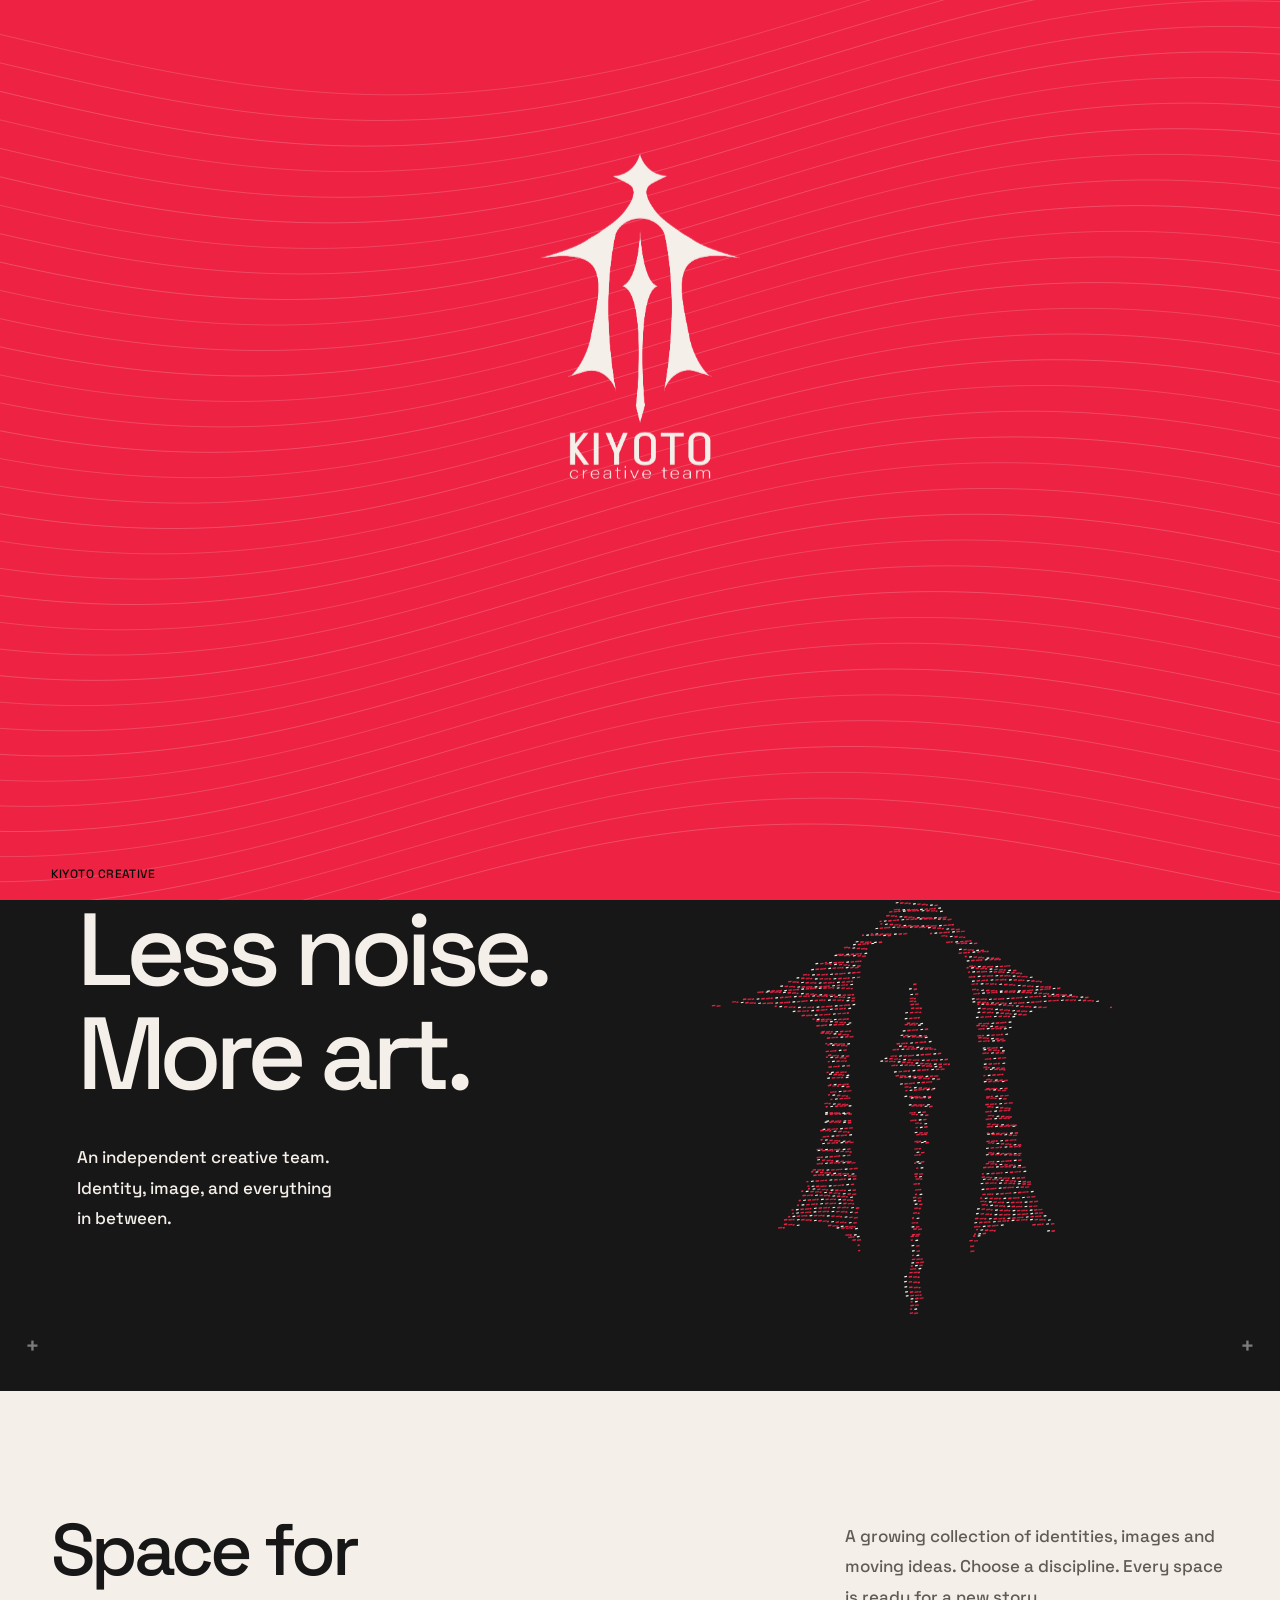
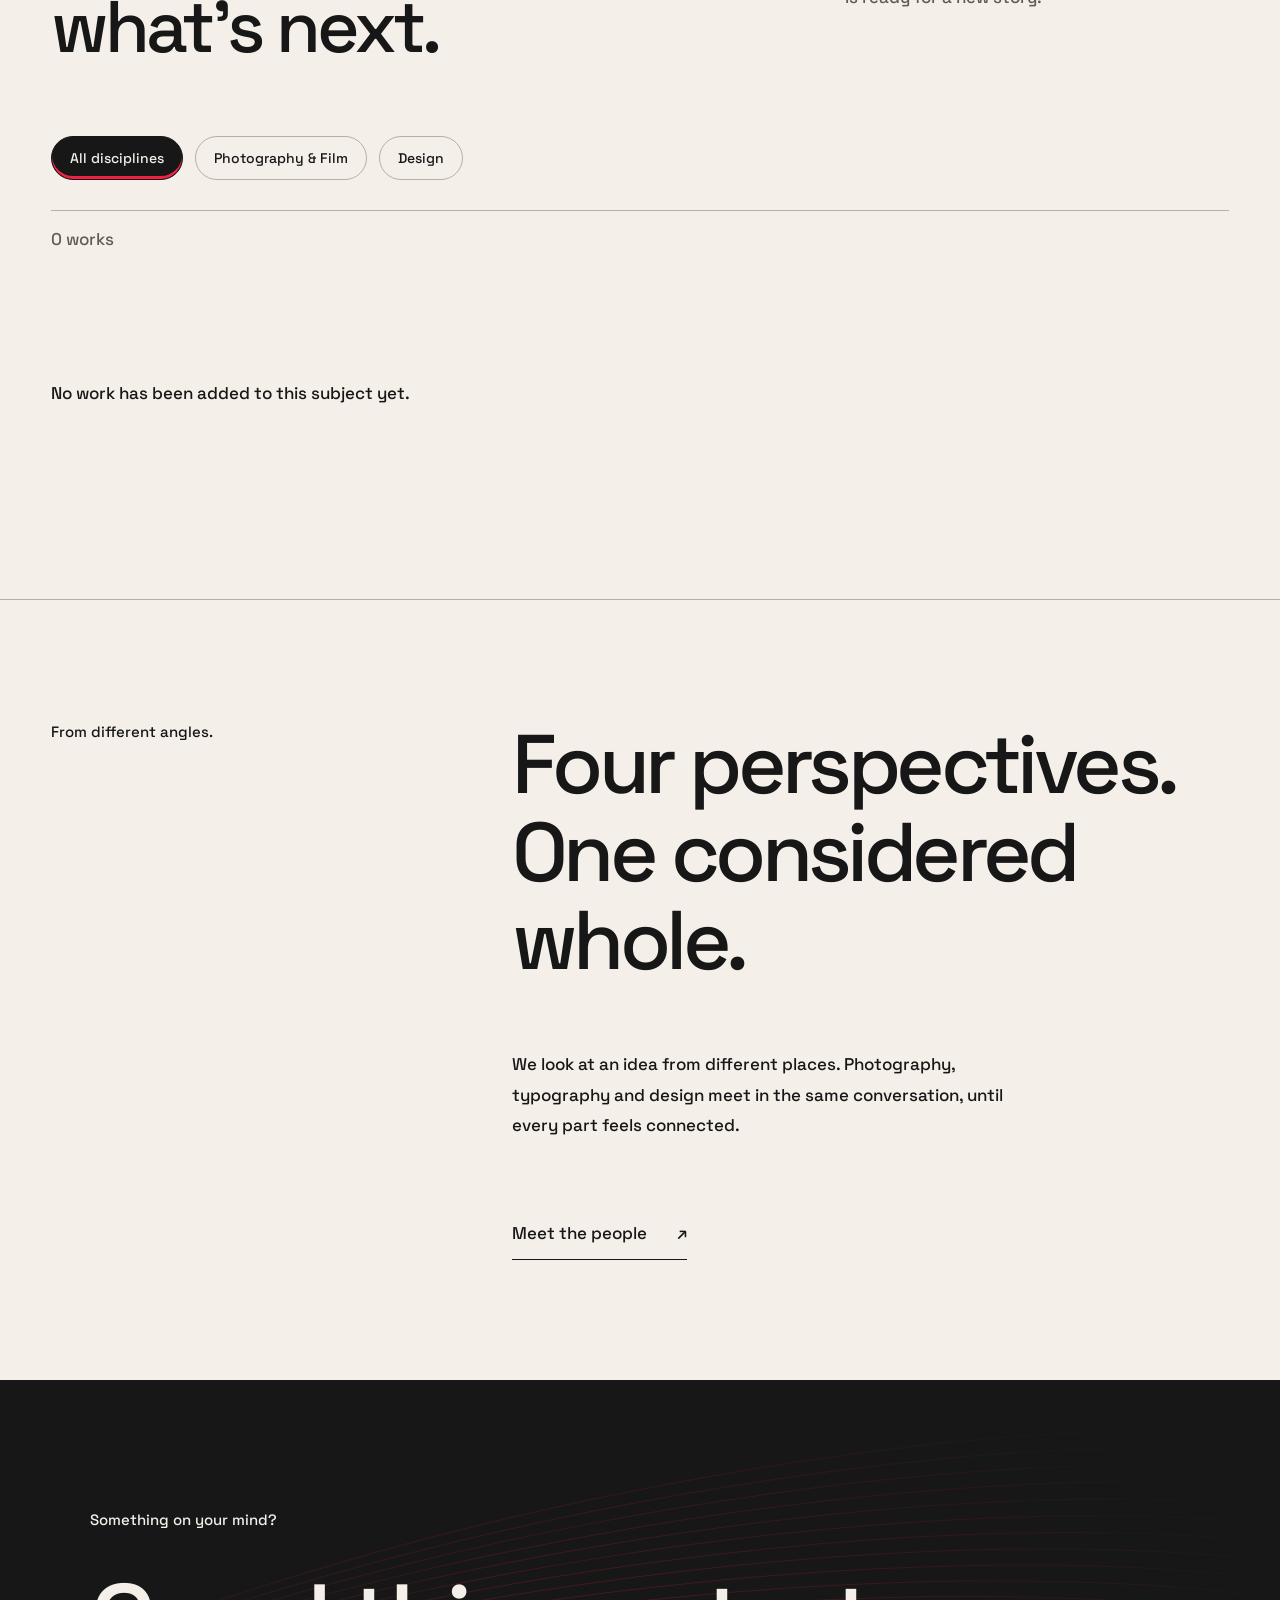
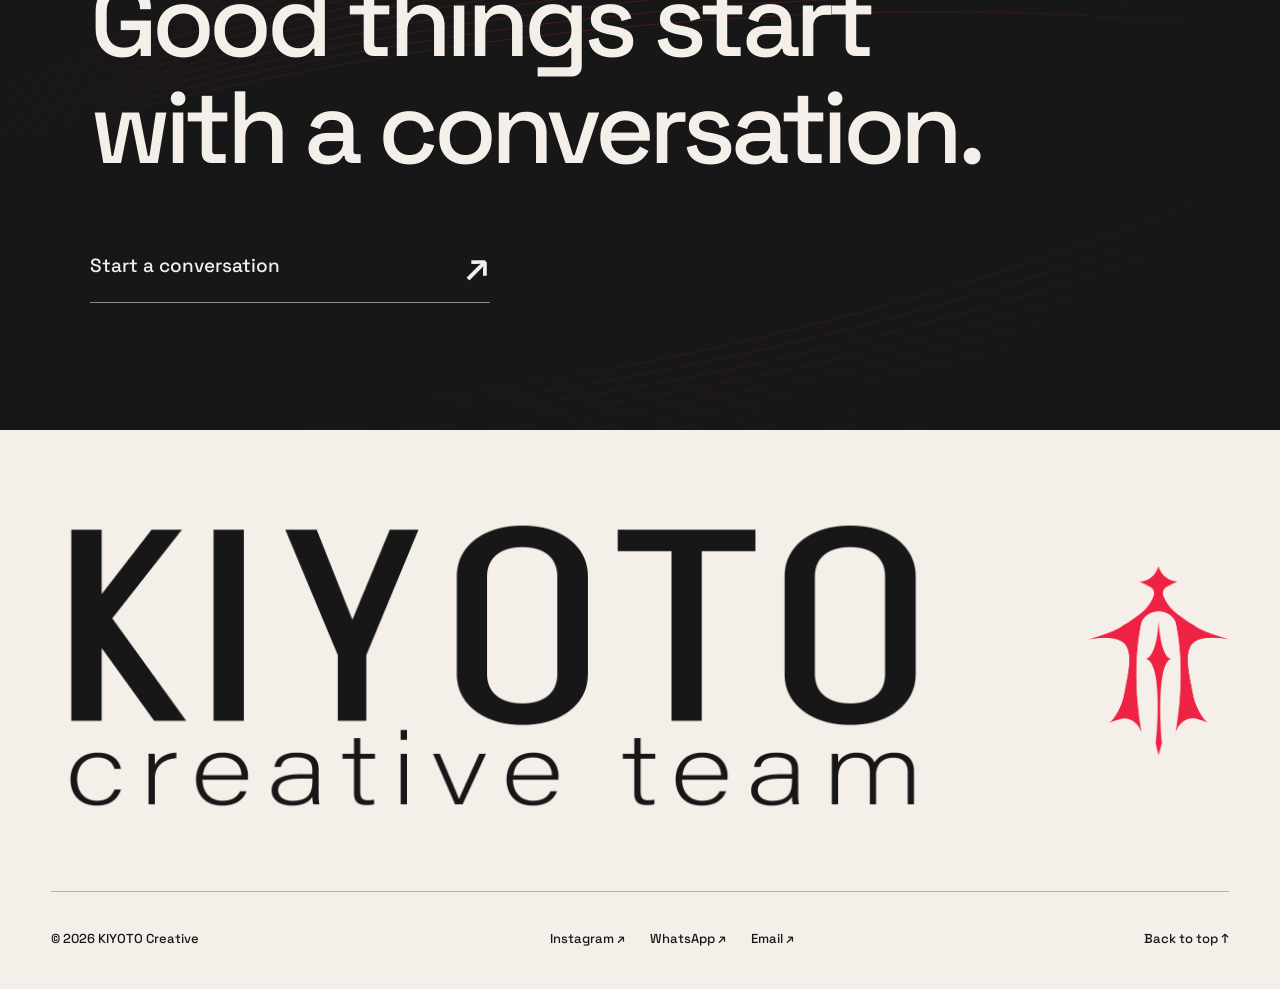
<file: index.html>
<!doctype html>
<html lang="en" dir="ltr"><head><meta charset="utf-8"><meta name="viewport" content="width=device-width,initial-scale=1"><meta name="theme-color" content="#F5EFEA"><title>KIYOTO Creative Team</title><link rel="preload" href="assets/space-grotesk.ttf" as="font" type="font/ttf" crossorigin><link rel="stylesheet" href="assets/brand-masks.css?v=ea6741396519"><link rel="stylesheet" href="styles.css?v=2ad57009a250"><script src="vendor/gsap.min.js?v=3d1bea374ab1" defer></script><script src="vendor/ScrollTrigger.min.js?v=b5bb360661f4" defer></script><script src="vendor/Flip.min.js?v=6e9434933eb2" defer></script><script src="assets/logo-points.js?v=62cf84e89394" defer></script><script src="content.js?v=c83c86eb7b8a" defer></script><link rel="stylesheet" href="editor-runtime.css?v=fc6ba5ceea75"><script src="editor-data.js?v=11f5edebc4d9" defer></script><script src="editor-runtime.js?v=eeef1909e28f" defer></script><script src="motion.js?v=6d7c96d9c8c3" defer></script><script src="app.js?v=d9b846512859" defer></script><meta name="description" content="An independent creative team. Photography, film, brand identity and design."><link rel="canonical" href="https://kiyotoadv.github.io/"><link rel="icon" href="assets/favicon.svg"><meta property="og:type" content="website"><meta property="og:title" content="KIYOTO Creative Team"><meta property="og:description" content="An independent creative team. Photography, film, brand identity and design."><meta property="og:url" content="https://kiyotoadv.github.io/"><meta property="og:image" content="https://kiyotoadv.github.io/assets/brand-lockup.png"><meta name="twitter:card" content="summary_large_image"><meta name="twitter:title" content="KIYOTO Creative Team"><meta name="twitter:description" content="An independent creative team. Photography, film, brand identity and design."><meta name="twitter:image" content="https://kiyotoadv.github.io/assets/brand-lockup.png"></head><body data-page="work"><div id="app"></div><noscript>KIYOTO — Please enable JavaScript. لطفاً جاوااسکریپت را فعال کنید.</noscript></body></html>
</file>
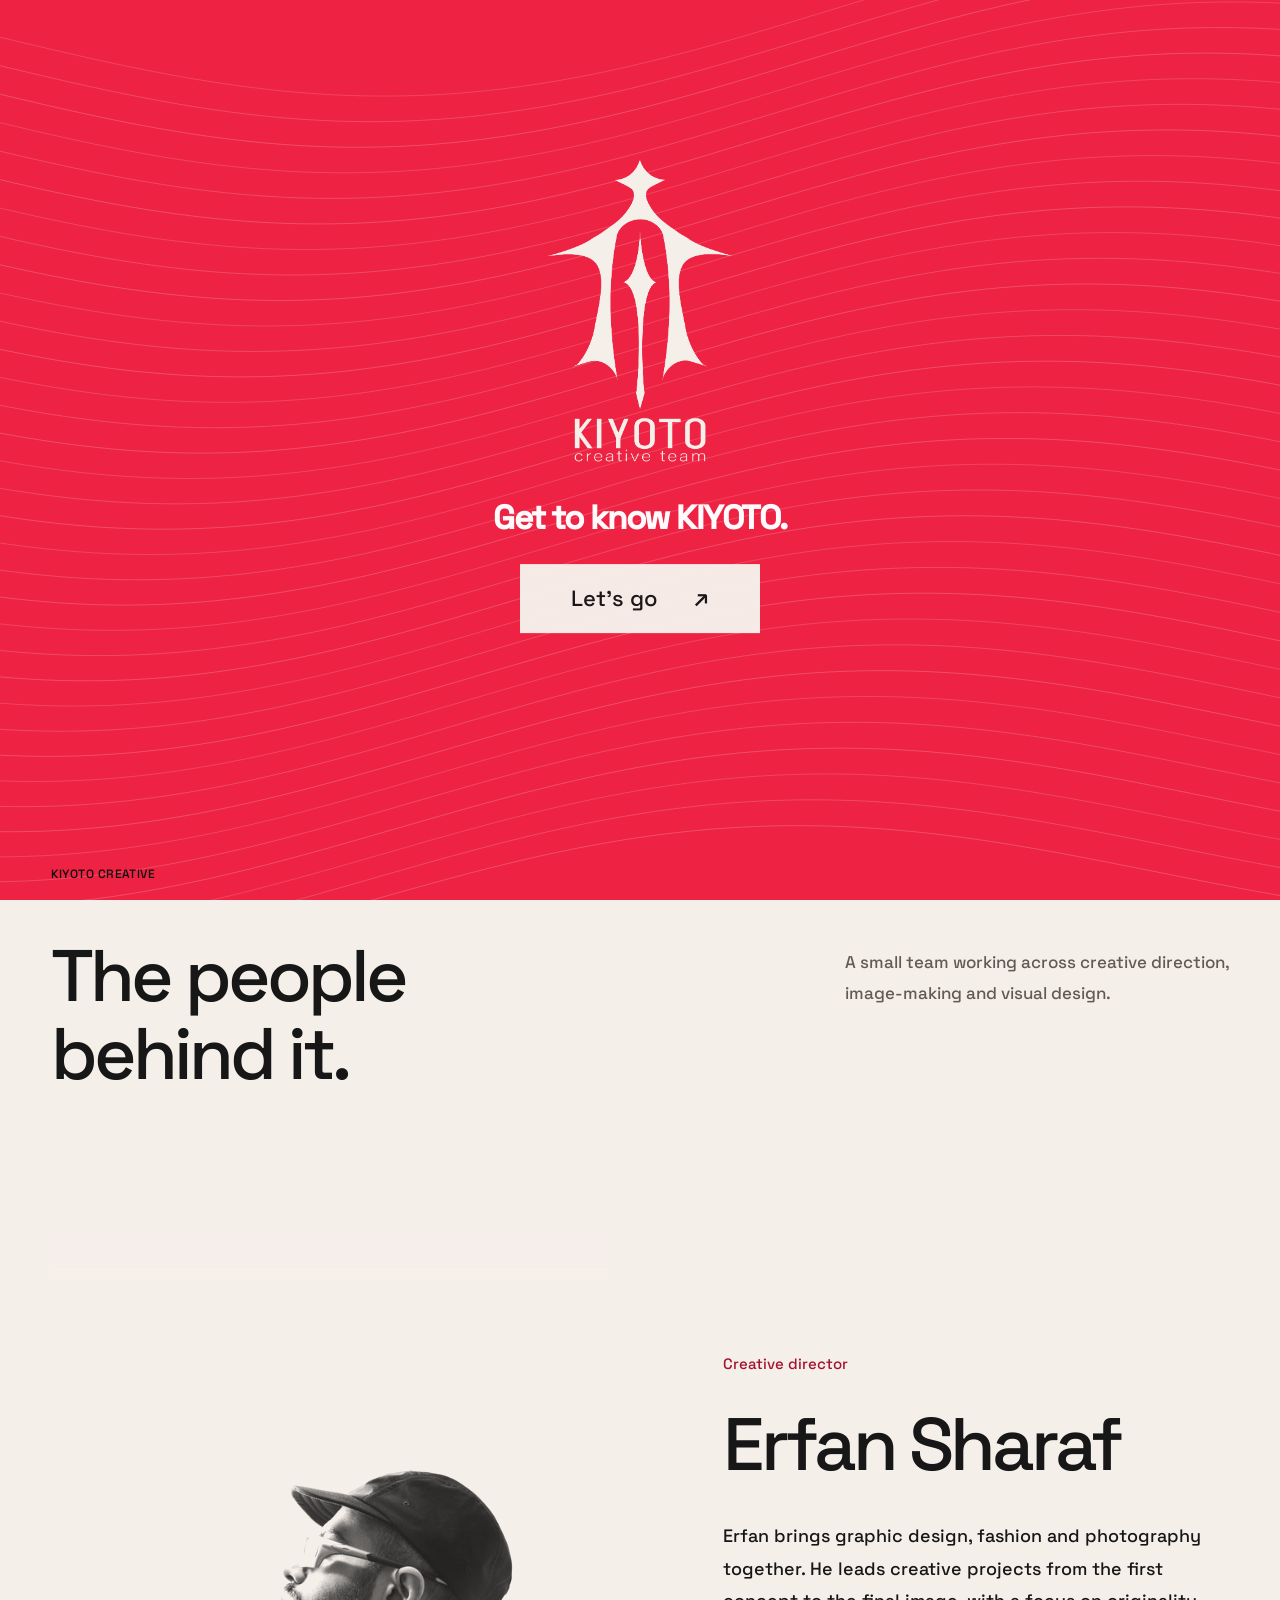
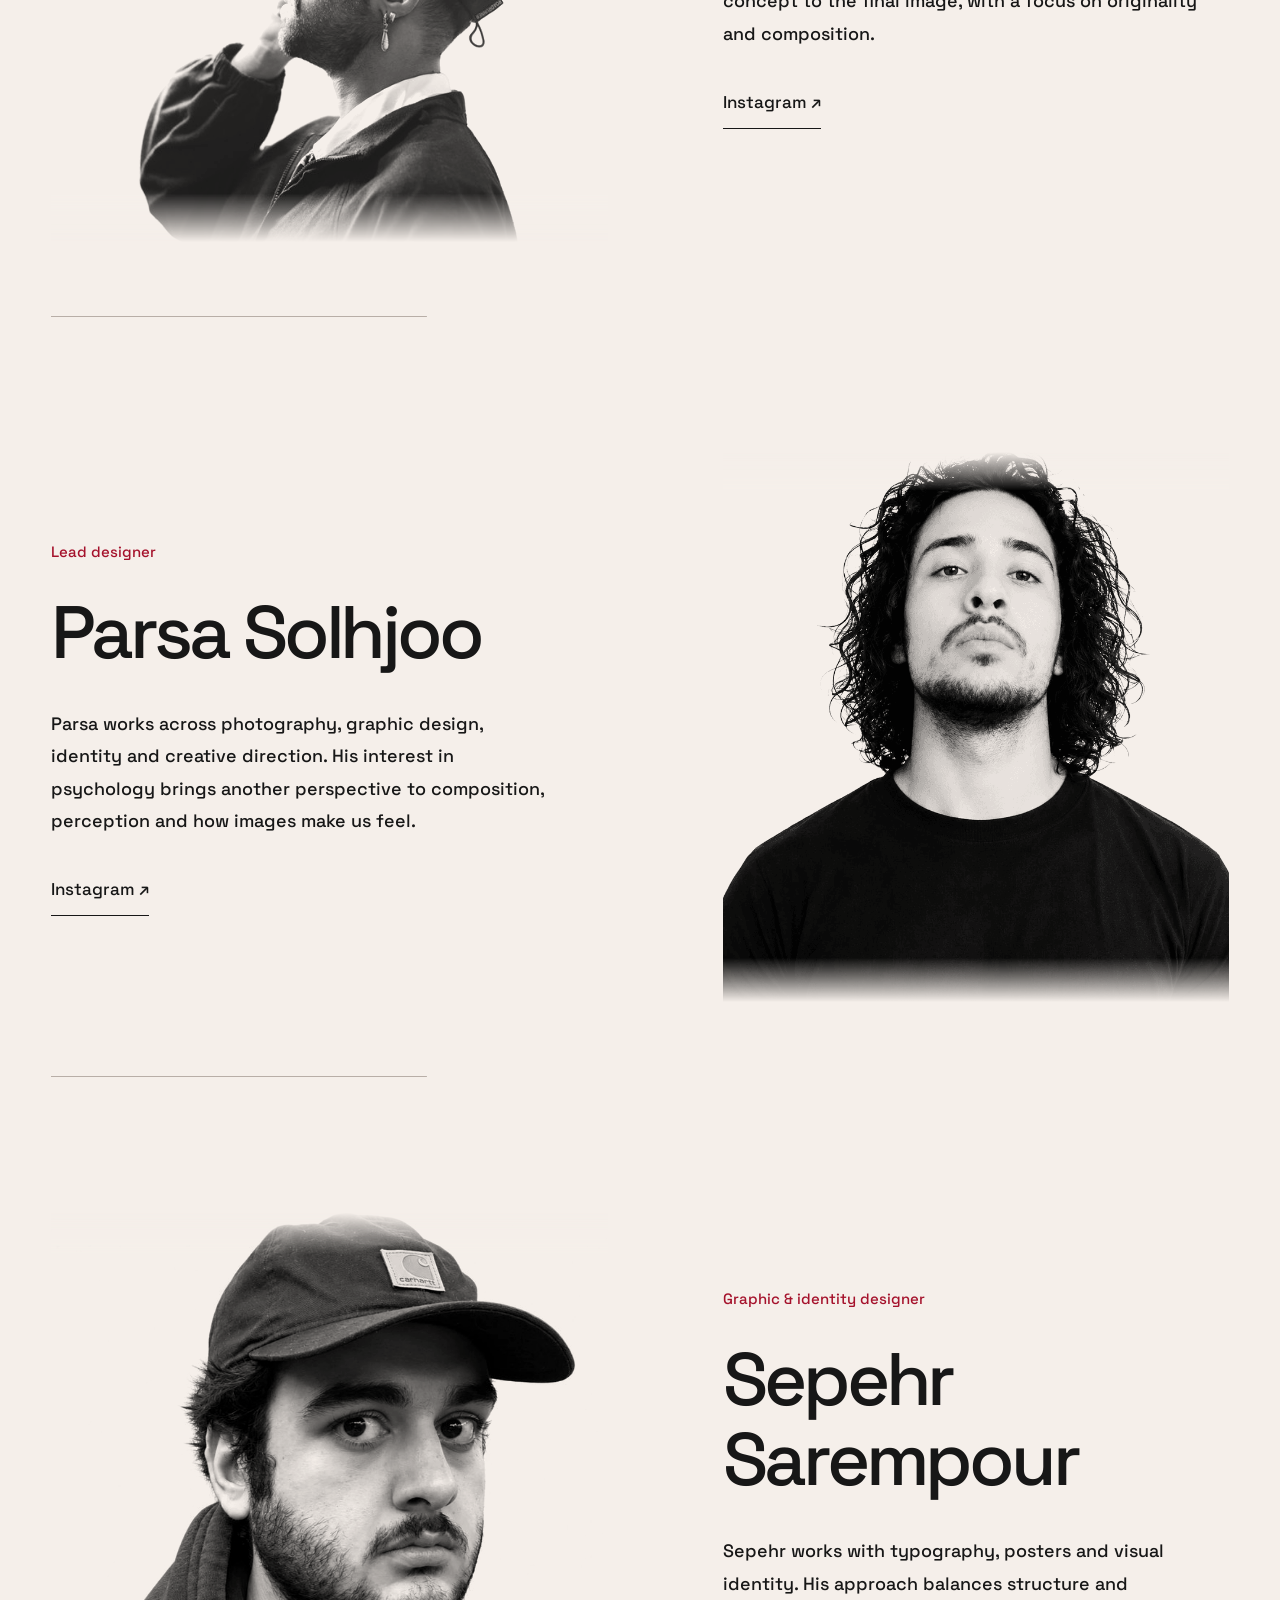
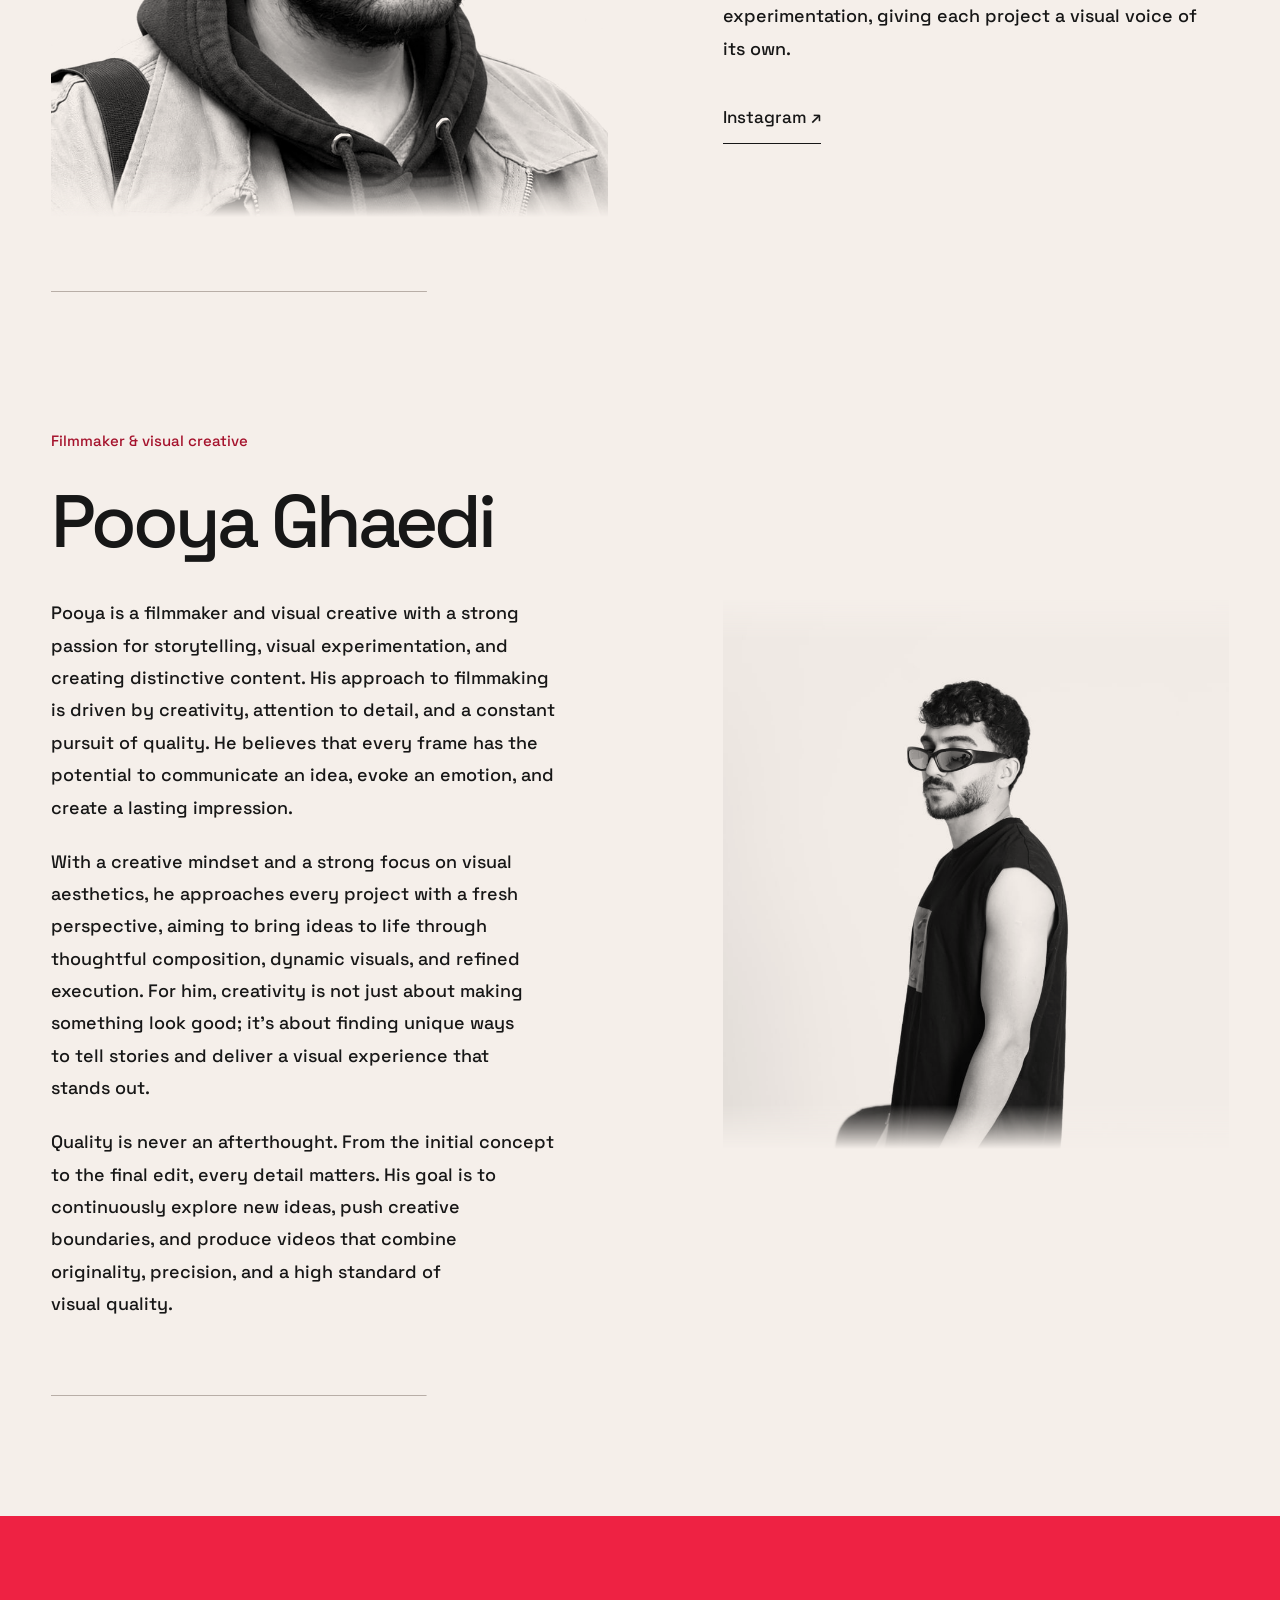
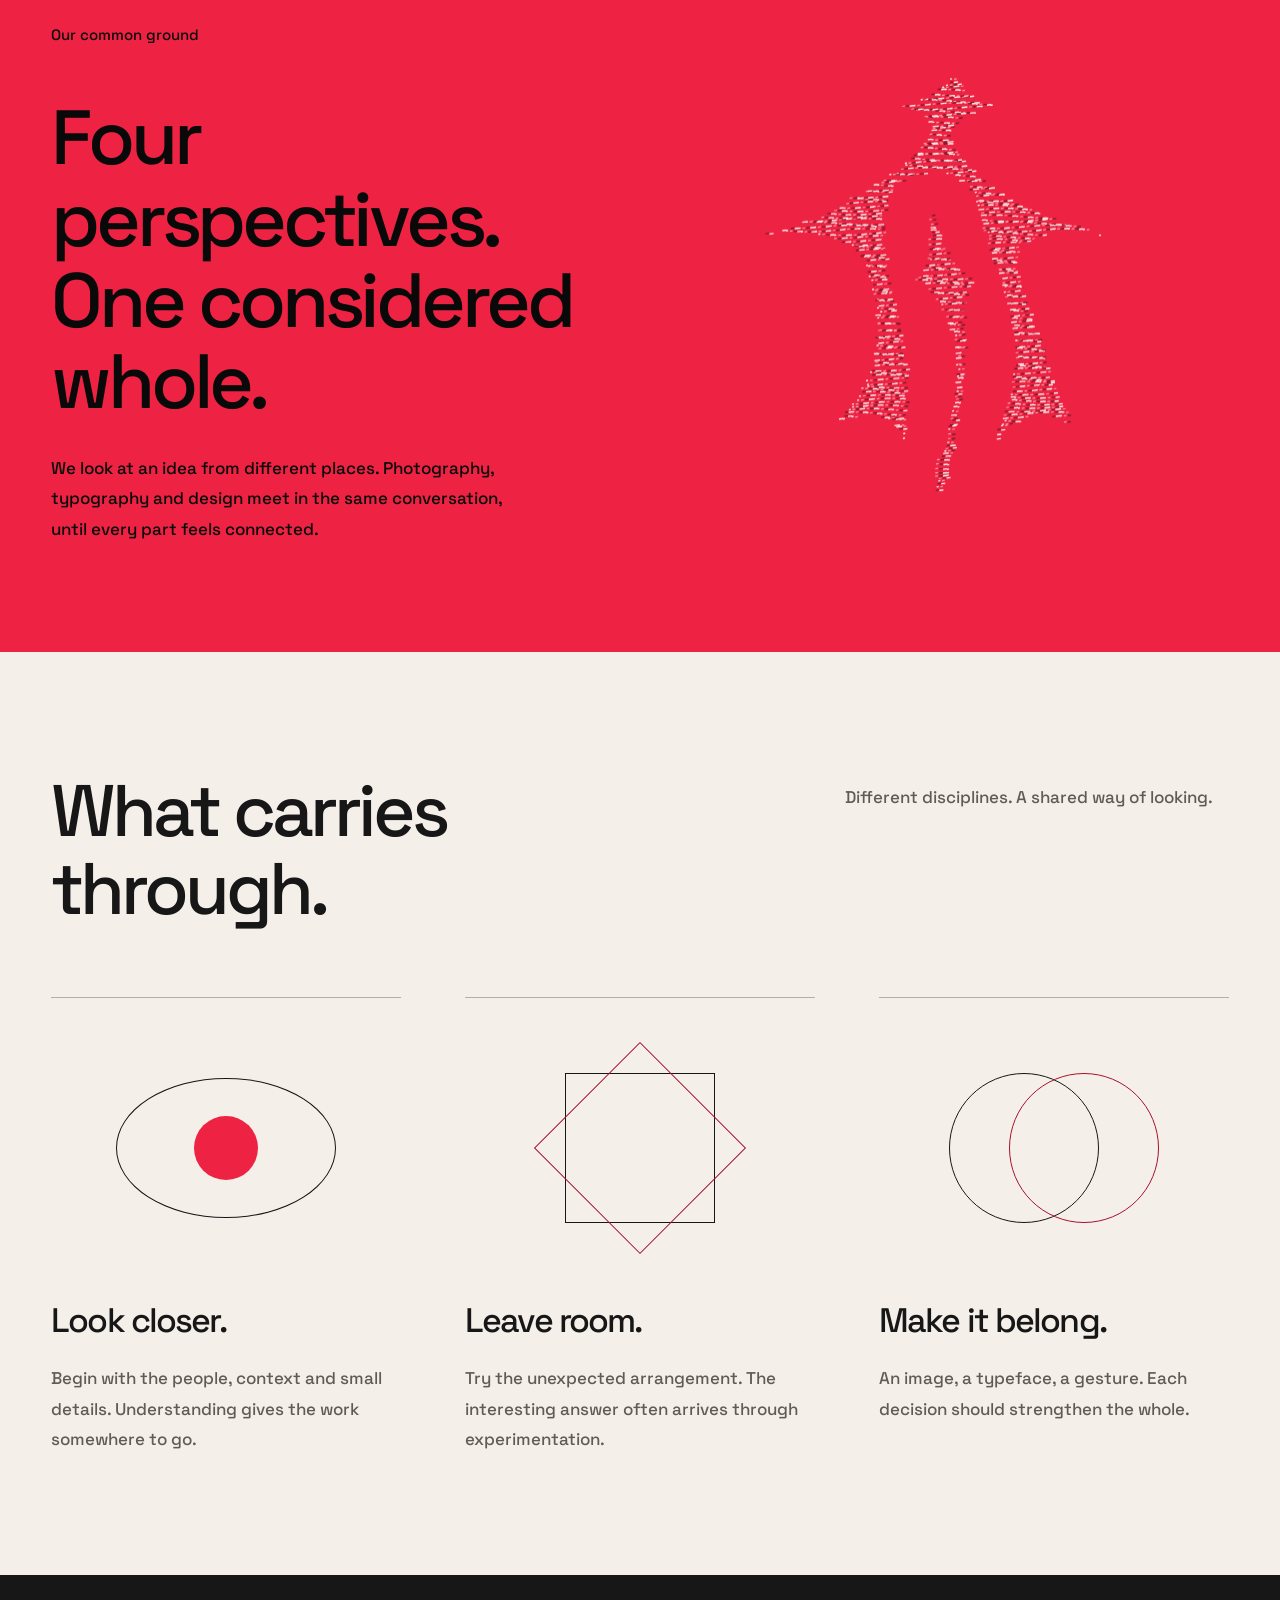
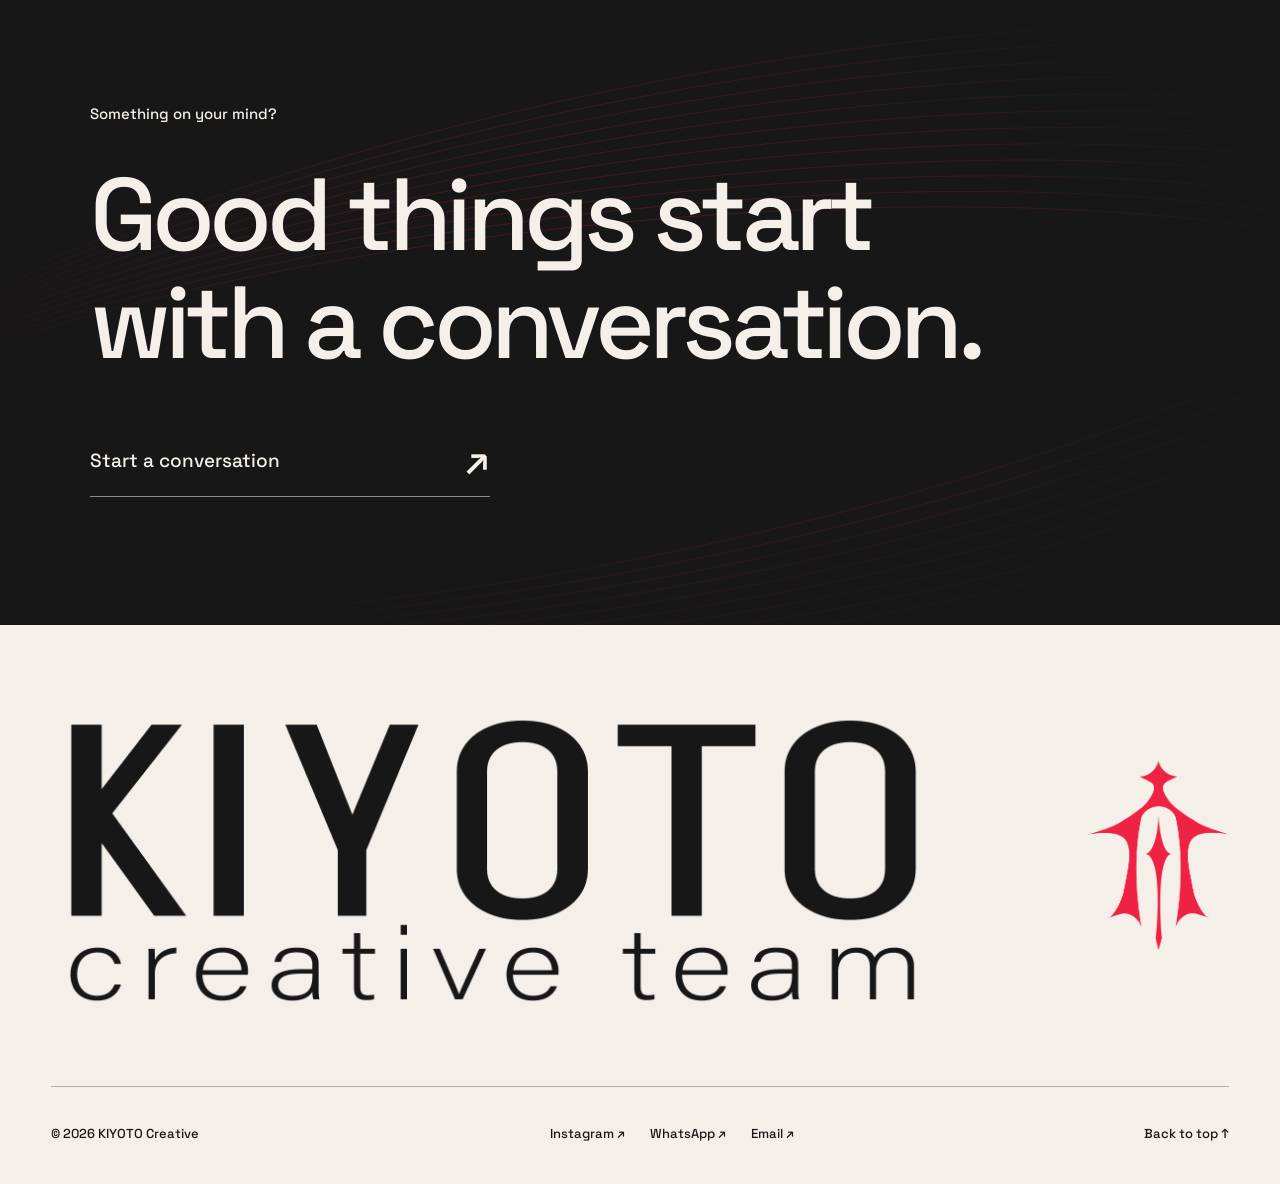
<file: about.html>
<!doctype html>
<html lang="en" dir="ltr"><head><meta charset="utf-8"><meta name="viewport" content="width=device-width,initial-scale=1"><meta name="theme-color" content="#F5EFEA"><title>KIYOTO Creative Team</title><link rel="preload" href="assets/space-grotesk.ttf" as="font" type="font/ttf" crossorigin><link rel="stylesheet" href="assets/brand-masks.css?v=ea6741396519"><link rel="stylesheet" href="styles.css?v=2ad57009a250"><script src="vendor/gsap.min.js?v=3d1bea374ab1" defer></script><script src="vendor/ScrollTrigger.min.js?v=b5bb360661f4" defer></script><script src="vendor/Flip.min.js?v=6e9434933eb2" defer></script><script src="assets/logo-points.js?v=62cf84e89394" defer></script><script src="content.js?v=c83c86eb7b8a" defer></script><link rel="stylesheet" href="editor-runtime.css?v=fc6ba5ceea75"><script src="editor-data.js?v=11f5edebc4d9" defer></script><script src="editor-runtime.js?v=eeef1909e28f" defer></script><script src="motion.js?v=6d7c96d9c8c3" defer></script><script src="app.js?v=d9b846512859" defer></script><meta name="description" content="An independent creative team. Photography, film, brand identity and design."><link rel="canonical" href="https://kiyotoadv.github.io/about.html"><link rel="icon" href="assets/favicon.svg"><meta property="og:type" content="website"><meta property="og:title" content="KIYOTO Creative Team"><meta property="og:description" content="An independent creative team. Photography, film, brand identity and design."><meta property="og:url" content="https://kiyotoadv.github.io/about.html"><meta property="og:image" content="https://kiyotoadv.github.io/assets/brand-lockup.png"><meta name="twitter:card" content="summary_large_image"><meta name="twitter:title" content="KIYOTO Creative Team"><meta name="twitter:description" content="An independent creative team. Photography, film, brand identity and design."><meta name="twitter:image" content="https://kiyotoadv.github.io/assets/brand-lockup.png"></head><body data-page="about"><div id="app"></div><noscript>KIYOTO — Please enable JavaScript. لطفاً جاوااسکریپت را فعال کنید.</noscript></body></html>
</file>
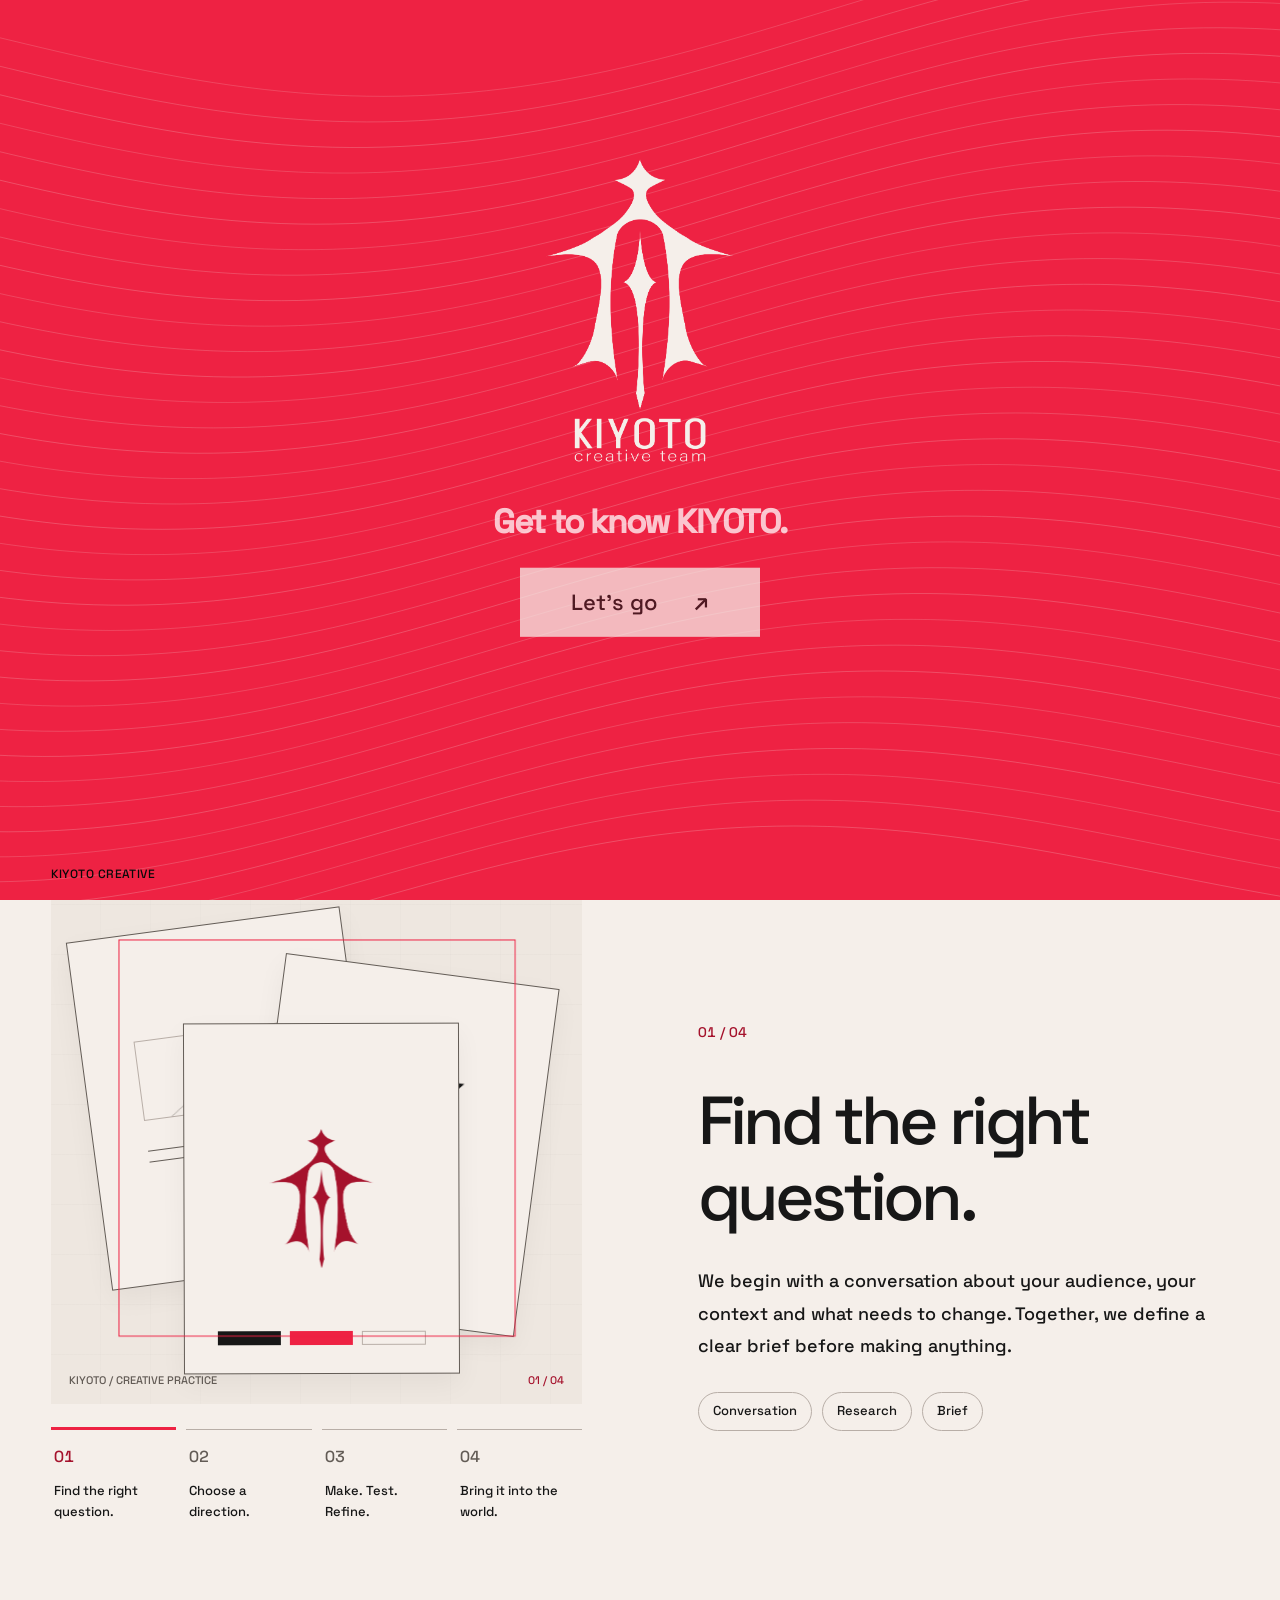
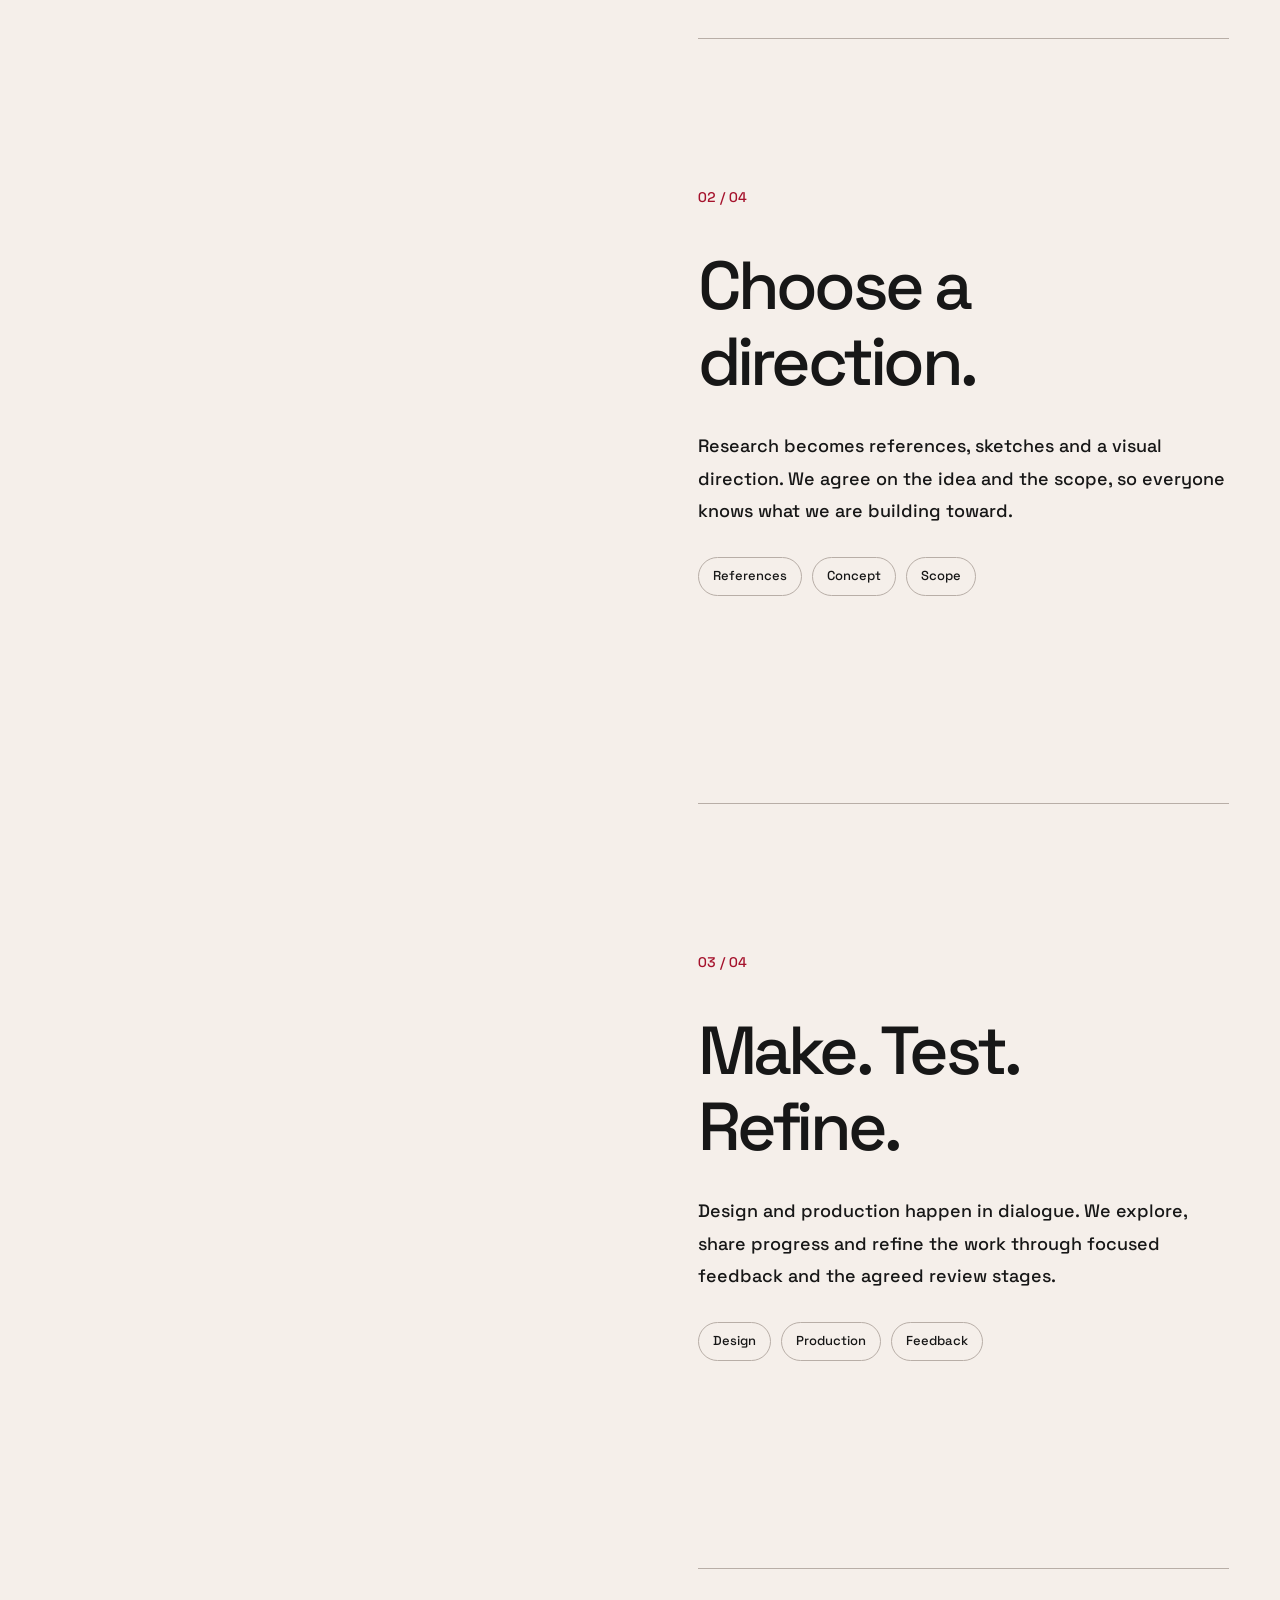
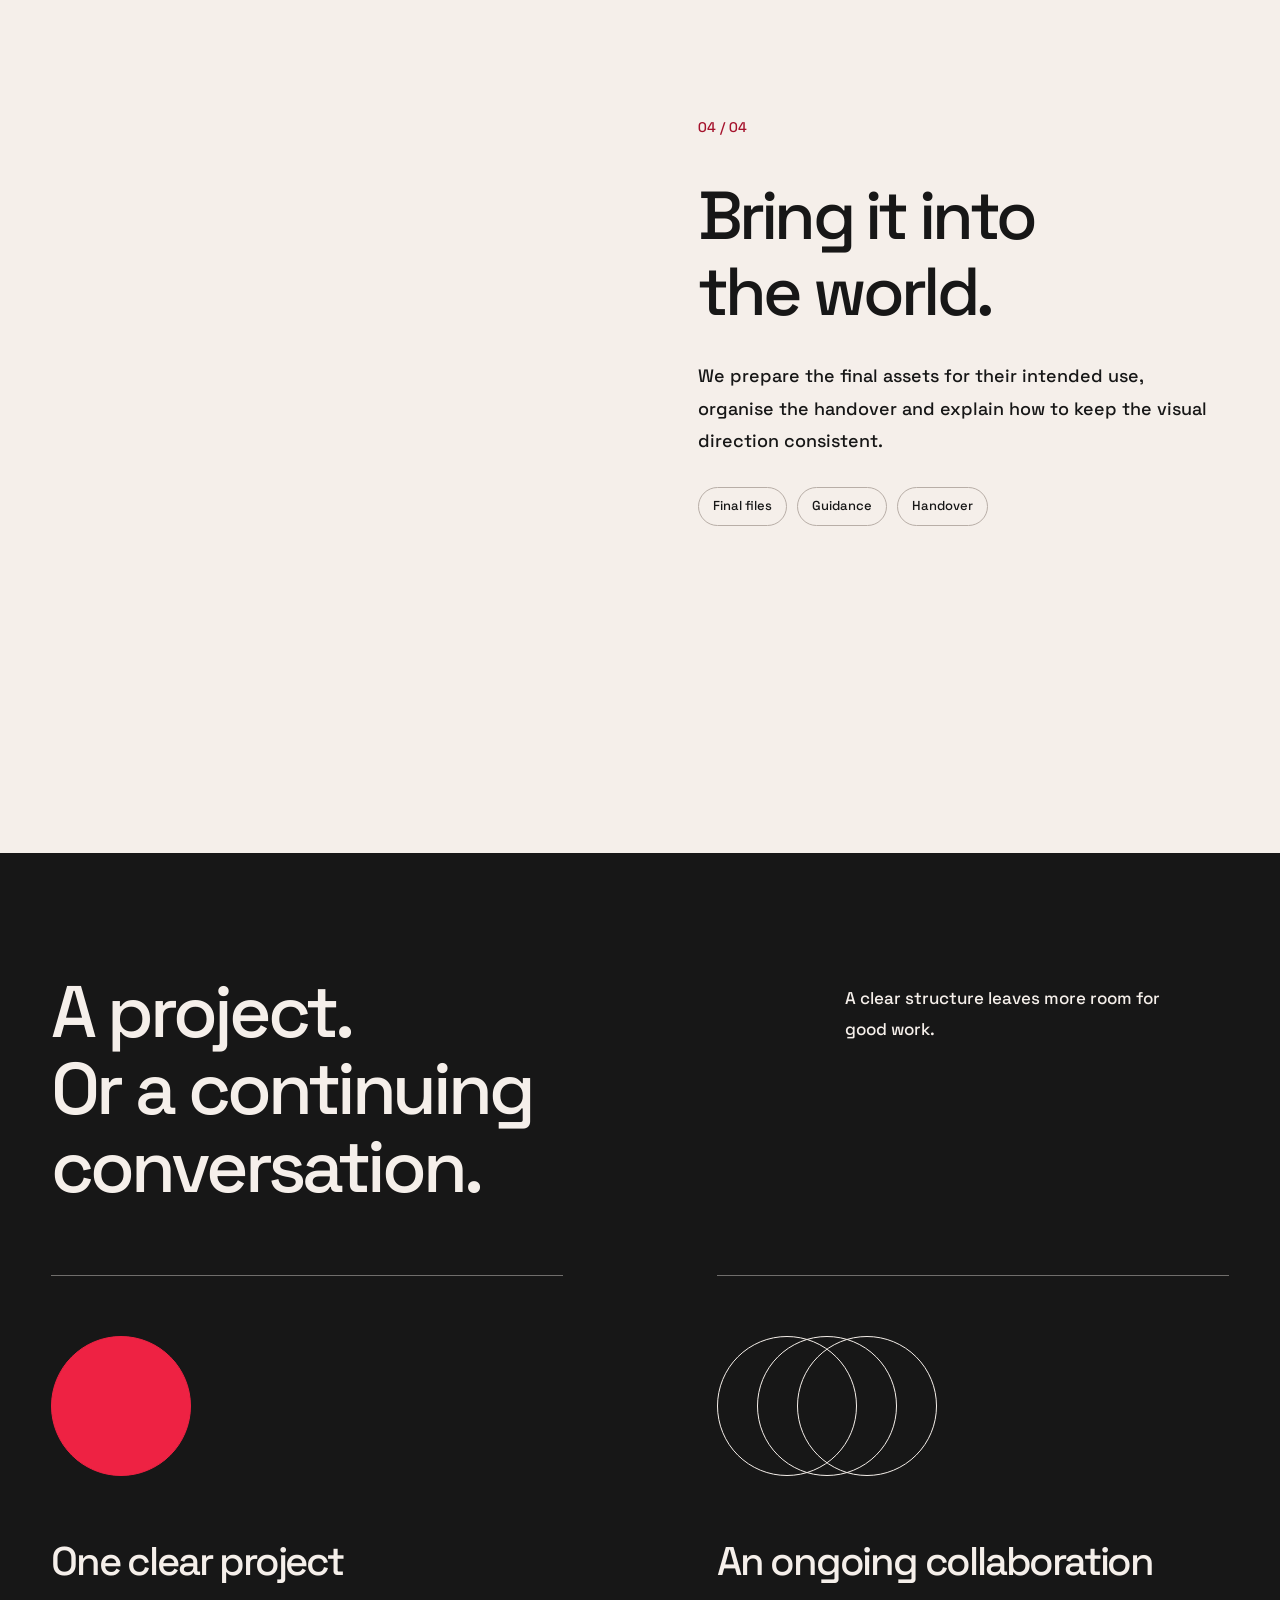
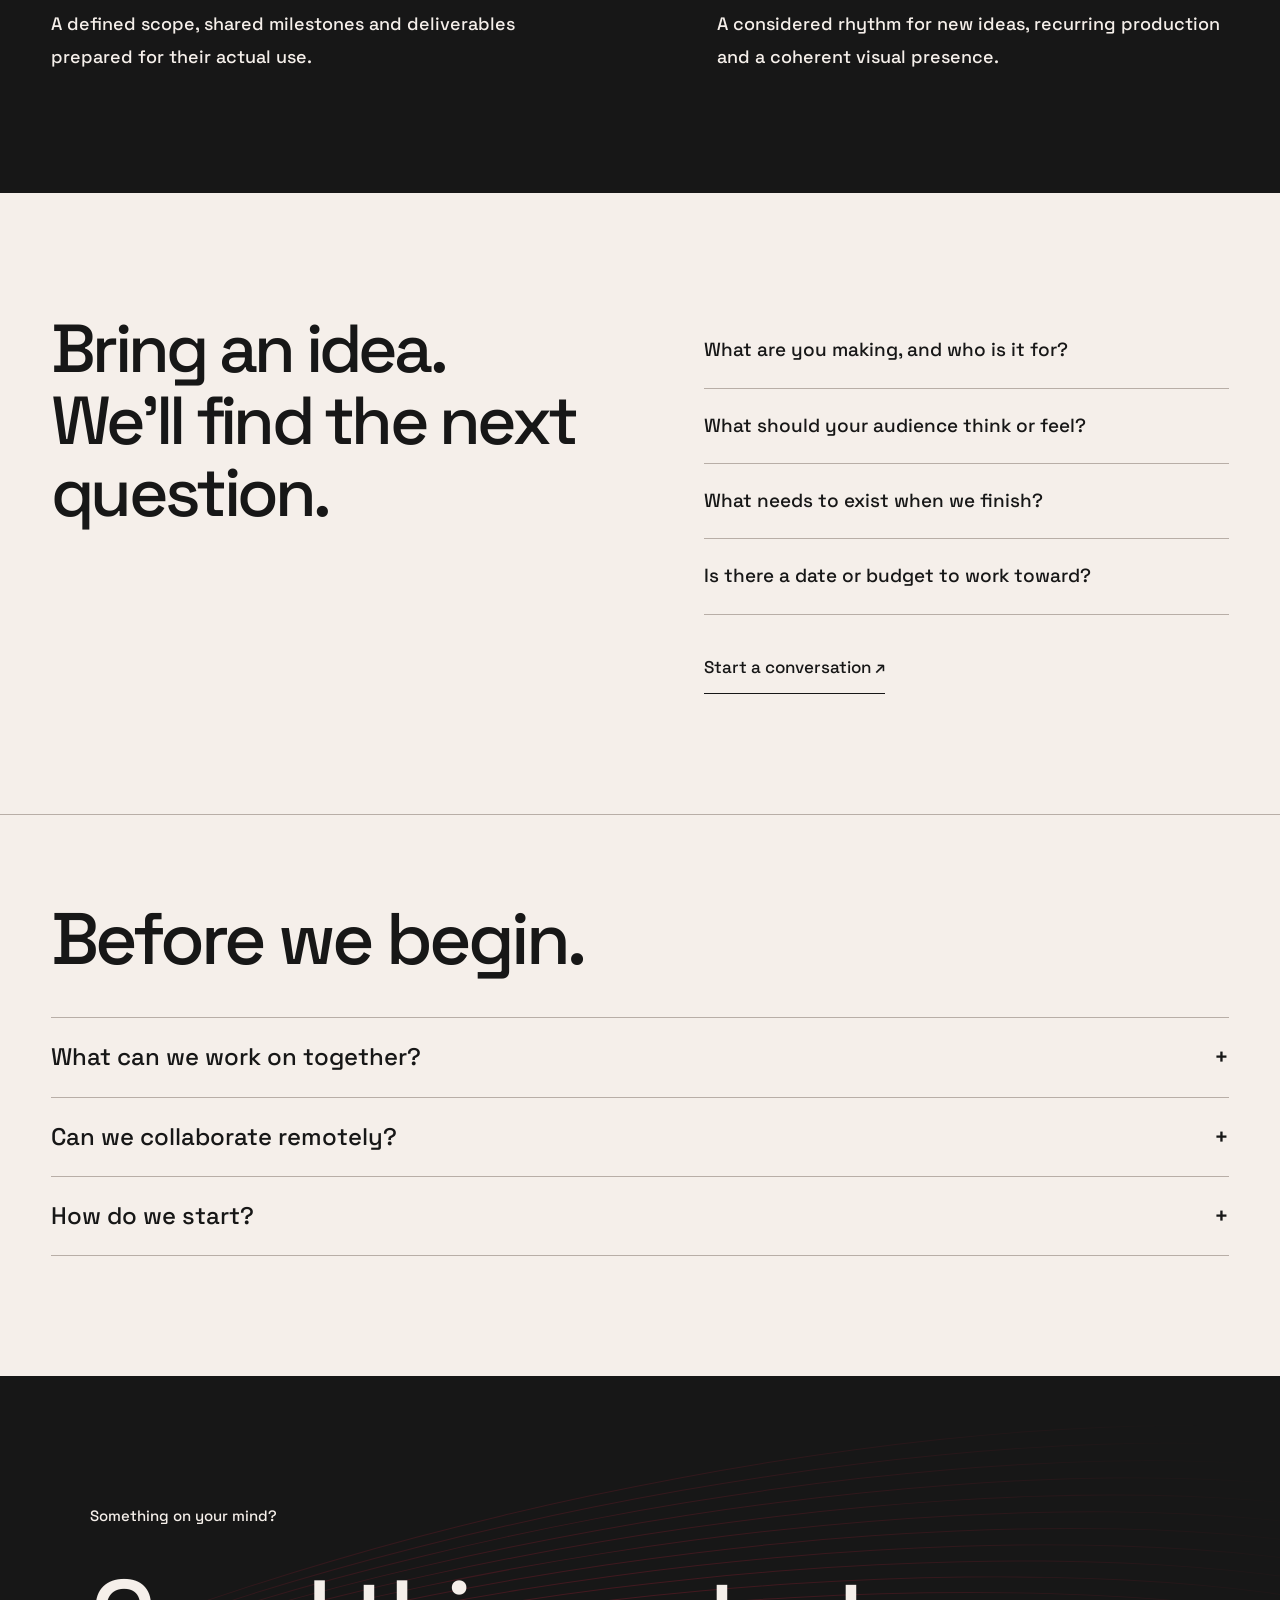
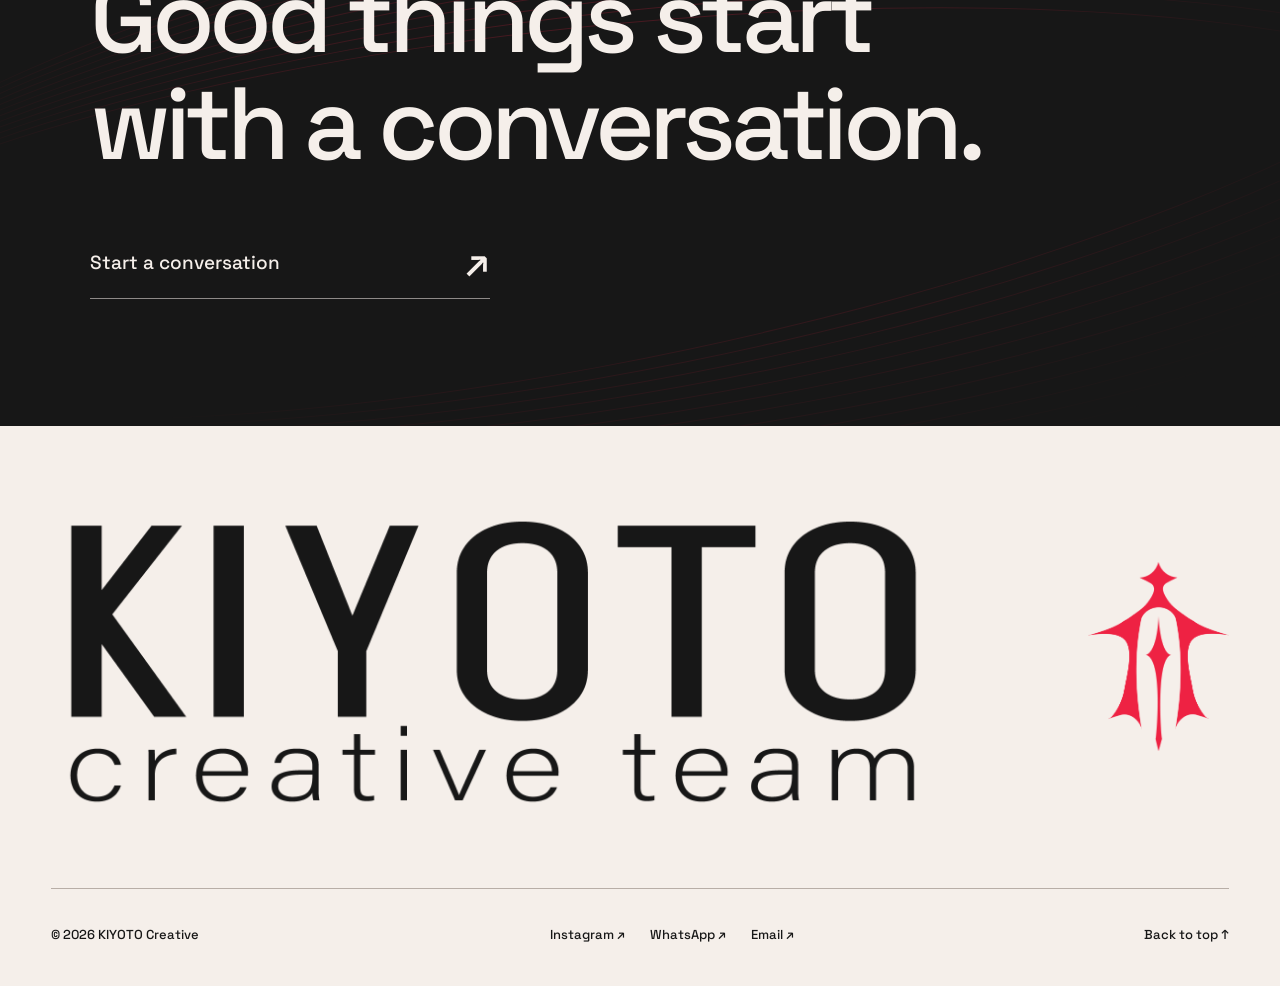
<file: process.html>
<!doctype html>
<html lang="en" dir="ltr"><head><meta charset="utf-8"><meta name="viewport" content="width=device-width,initial-scale=1"><meta name="theme-color" content="#F5EFEA"><title>KIYOTO Creative Team</title><link rel="preload" href="assets/space-grotesk.ttf" as="font" type="font/ttf" crossorigin><link rel="stylesheet" href="assets/brand-masks.css?v=ea6741396519"><link rel="stylesheet" href="styles.css?v=2ad57009a250"><script src="vendor/gsap.min.js?v=3d1bea374ab1" defer></script><script src="vendor/ScrollTrigger.min.js?v=b5bb360661f4" defer></script><script src="vendor/Flip.min.js?v=6e9434933eb2" defer></script><script src="assets/logo-points.js?v=62cf84e89394" defer></script><script src="content.js?v=c83c86eb7b8a" defer></script><link rel="stylesheet" href="editor-runtime.css?v=fc6ba5ceea75"><script src="editor-data.js?v=11f5edebc4d9" defer></script><script src="editor-runtime.js?v=eeef1909e28f" defer></script><script src="motion.js?v=6d7c96d9c8c3" defer></script><script src="app.js?v=d9b846512859" defer></script><meta name="description" content="An independent creative team. Photography, film, brand identity and design."><link rel="canonical" href="https://kiyotoadv.github.io/process.html"><link rel="icon" href="assets/favicon.svg"><meta property="og:type" content="website"><meta property="og:title" content="KIYOTO Creative Team"><meta property="og:description" content="An independent creative team. Photography, film, brand identity and design."><meta property="og:url" content="https://kiyotoadv.github.io/process.html"><meta property="og:image" content="https://kiyotoadv.github.io/assets/brand-lockup.png"><meta name="twitter:card" content="summary_large_image"><meta name="twitter:title" content="KIYOTO Creative Team"><meta name="twitter:description" content="An independent creative team. Photography, film, brand identity and design."><meta name="twitter:image" content="https://kiyotoadv.github.io/assets/brand-lockup.png"></head><body data-page="process"><div id="app"></div><noscript>KIYOTO — Please enable JavaScript. لطفاً جاوااسکریپت را فعال کنید.</noscript></body></html>
</file>
<file: assets/brand-masks.css>
:root{--symbol-mask:url("[data-uri]");--full-mask:url("[data-uri]")}
</file>
<file: styles.css>
@font-face{font-family:Space;src:url('assets/space-grotesk.ttf') format('truetype');font-weight:400;font-display:swap}
@font-face{font-family:Persian;src:url('assets/NotoSansArabic-Regular.ttf') format('truetype');font-weight:400;font-display:swap}
:root{--paper:#F5EFEA;--ink:#171717;--pink:#EE2243;--wine:#A5122C;--muted:#625B55;--rule:#b8aea7;--gutter:4vw;--ease:cubic-bezier(.22,.8,.18,1);color-scheme:light}
*{box-sizing:border-box}html{scroll-behavior:smooth;background:var(--paper);scroll-padding-top:32px}body{margin:0;background:var(--paper);color:var(--ink);font:400 17px/1.6 Space,Arial,sans-serif;-webkit-font-smoothing:antialiased;-webkit-tap-highlight-color:#ee224333}html[dir=rtl] body{font-family:Persian,Arial,sans-serif}a{color:inherit;text-decoration:none}button,select{font:inherit;color:inherit}button{cursor:pointer;border:0;border-radius:0;background:none}button,a,summary,select{touch-action:manipulation}button:focus-visible,a:focus-visible,summary:focus-visible,select:focus-visible,canvas:focus-visible{outline:3px solid var(--wine);outline-offset:5px}button[disabled]{cursor:default}h1,h2,h3,p,figure{margin:0}h1,h2,h3{font-weight:400;line-height:1.06;letter-spacing:-.055em}p{max-width:58ch;line-height:1.8;text-wrap:pretty}html[dir=rtl] h1,html[dir=rtl] h2,html[dir=rtl] h3{letter-spacing:0;line-height:1.65}html[dir=rtl] p{line-height:2}img{display:block;width:100%;height:100%;object-fit:cover}i{font-style:normal}[hidden]{display:none!important}.section{padding:120px var(--gutter)}.small-label{display:block;font-size:15px;line-height:1.6}.text-link{display:inline-flex;min-height:44px;gap:30px;align-items:center;border-bottom:1px solid var(--ink);padding-bottom:8px;margin-top:35px}.text-link:hover{color:var(--wine);border-color:var(--pink)}#main:focus{outline:none}.skip{position:fixed;inset-block-start:12px;inset-inline-start:12px;z-index:100;padding:12px 24px;background:var(--ink);color:var(--paper);transform:translateY(-180%)}.skip:focus{transform:none}.symbol{display:inline-block;width:25px;height:38px;background:currentColor;mask:var(--symbol-mask) center/contain no-repeat;-webkit-mask:var(--symbol-mask) center/contain no-repeat}
header{min-height:90px;display:grid;grid-template-columns:1fr auto 1fr;gap:40px;align-items:center;padding:20px var(--gutter);position:relative;z-index:5;border-bottom:1px solid var(--rule)}.brand{display:inline-flex;align-items:center;gap:12px;width:fit-content;font:500 31px/1 Space,Arial,sans-serif;letter-spacing:-1.5px}.brand .symbol{height:30px;width:19px}nav{display:flex;gap:38px}nav a{display:flex;align-items:center;min-height:44px;font-size:15px;position:relative;white-space:nowrap}nav a:after{content:'';position:absolute;bottom:0;left:0;right:0;height:2px;background:var(--pink);transform:scaleX(0);transition:transform .3s var(--ease)}nav a:hover:after,nav a[aria-current=page]:after{transform:scaleX(1)}.tools{justify-self:end;display:flex;align-items:center;gap:20px;direction:ltr}.tools button{min-height:44px;padding:0;font:500 13px/1 Space,sans-serif;white-space:nowrap}.tools .pause{border:1px solid var(--rule);width:42px;height:42px;border-radius:50%;font-size:17px}.tools .pause:hover{background:var(--ink);color:var(--paper)}
.masthead{padding:38px var(--gutter) 28px;overflow:hidden}.masthead-note,.masthead-foot{display:flex;justify-content:space-between;align-items:center;font-size:14px;gap:30px}.masthead-note{color:var(--muted)}.masthead-note span:last-child{text-align:end}.giant-word{font:500 26.2vw/.86 Space,Arial,sans-serif;letter-spacing:-.092em;white-space:nowrap;padding:20px .5vw 42px 0;margin-inline:-1vw;display:flex;justify-content:center;color:var(--ink)}html[dir=rtl] .giant-word{font-family:Space,Arial,sans-serif;line-height:.86;letter-spacing:-.092em}.giant-word>span{display:inline-block}.masthead-foot{padding-top:15px}.masthead-foot>a{min-height:44px;display:flex;align-items:center;gap:30px}.masthead-foot i{font-size:24px}.signal-plate{min-height:650px;background:var(--ink);color:var(--paper);position:relative;display:grid;grid-template-columns:1fr 1fr;align-items:center;isolation:isolate;overflow:hidden}.plate-copy{padding:80px 6vw;position:relative;z-index:2;pointer-events:none}.plate-copy h2{font-size:clamp(65px,8vw,130px);line-height:1.02;letter-spacing:-.065em}.plate-copy p{font-size:17px;margin-top:35px;max-width:28ch}.plate-copy p>span{display:block}html[dir=rtl] .plate-copy h2{font-size:clamp(50px,5.7vw,94px);line-height:1.75;letter-spacing:0}.signal-canvas{display:block;width:100%;height:100%;touch-action:pan-y;cursor:crosshair;outline-offset:-12px}.signal-plate>.signal-canvas{position:absolute;inset-block:0;inset-inline-end:0;width:56%;z-index:1}.signal-plate canvas:focus-visible{outline-color:var(--paper)}.plate-registration{position:absolute;inset:25px;display:flex;justify-content:space-between;align-items:end;pointer-events:none;color:#f5efea77;font-size:24px;z-index:3}
.section-intro{display:grid;grid-template-columns:1.25fr .75fr;gap:12vw;align-items:start;margin-bottom:70px}.section-intro h2{font-size:clamp(42px,5.7vw,86px);max-width:14ch;text-wrap:balance}.section-intro h2>span{display:block}.section-intro p{font-size:17px;color:var(--muted);padding-top:10px}.collection-controls{margin-bottom:55px}.group-tabs{display:flex;gap:12px;flex-wrap:wrap;padding-bottom:30px;border-bottom:1px solid var(--rule)}.group-tabs button{min-height:44px;padding:10px 18px;border:1px solid var(--rule);border-radius:30px;font-size:14px;transition:background .2s,color .2s,border-color .2s}.group-tabs button.active,.group-tabs button:hover{background:var(--ink);color:var(--paper);border-color:var(--ink)}.group-tabs button.active{box-shadow:inset 0 -3px var(--pink)}.specialism{display:flex;align-items:center;gap:25px;flex-wrap:wrap;padding-top:25px;font-size:14px}.specialism label{color:var(--muted)}.specialism select{background:var(--paper);border:0;border-bottom:1px solid var(--muted);border-radius:0;min-height:44px;min-width:240px;max-width:100%;font-size:16px}.result-count{margin-inline-start:auto;color:var(--muted)}.contact-sheet{display:grid;grid-template-columns:repeat(3,minmax(0,1fr));gap:55px 28px}.work-space{min-width:0}.empty-frame{position:relative;aspect-ratio:1.18;background:#eee7e0;border:1px solid #bcb1a7;display:grid;place-items:center;overflow:hidden}.work-space:nth-child(4n+2) .empty-frame{background:#e7dfd7}.work-space:nth-child(4n+3) .empty-frame{background:#f5efea}.frame-cross{font-size:40px;line-height:1;color:#8d8178;opacity:.5;font-weight:300;transition:transform .4s var(--ease),color .3s}.work-space:hover .frame-cross{transform:rotate(90deg);color:var(--wine)}.frame-label{position:absolute;bottom:18px;inset-inline:18px;font-size:14px;color:var(--muted);text-align:center}.frame-number{position:absolute;top:15px;inset-inline-start:18px;font-size:14px;color:var(--muted);font-variant-numeric:tabular-nums}.corner{position:absolute;width:14px;height:14px;border-color:#8d8178;border-style:solid}.corner.a{inset:14px auto auto 14px;border-width:1px 0 0 1px}.corner.b{inset:auto 14px 14px auto;border-width:0 1px 1px 0}.work-caption{padding-top:18px}.work-caption h3{font-size:21px;line-height:1.4;letter-spacing:-.025em}.work-caption>span{display:block;font-size:14px;color:var(--muted);margin-top:5px}.empty-message{padding:70px 0}.studio-note{display:grid;grid-template-columns:1fr 2fr;gap:40px 8vw;border-top:1px solid var(--rule)}.studio-note h2{font-size:clamp(45px,6.5vw,100px);grid-column:2;grid-row:1 / span 2}.studio-note h2>span{display:block}.studio-note p{grid-column:2;max-width:45ch;margin-top:25px}.studio-note .text-link{grid-column:2;justify-self:start}
.editorial-hero{position:relative;overflow:hidden;padding-top:70px;padding-bottom:95px}.editorial-hero h1{font-size:clamp(70px,9.5vw,150px);max-width:15ch;margin-top:55px}.editorial-hero h1>span{display:block}.hero-summary{display:flex;justify-content:space-between;align-items:start;gap:60px;margin-top:65px}.hero-summary>span{font-size:15px;max-width:30ch}.hero-summary>p{max-width:40ch}.hero-summary .text-link{margin-top:0}.registration-lines{height:70px;display:flex;align-items:center;gap:15px;margin-top:70px;direction:ltr}.registration-lines i{display:block;height:1px;background:var(--ink);width:33.33%;transform-origin:left}.registration-lines i:nth-child(2){height:4px;background:var(--pink)}.people{padding-top:75px;border-top:1px solid var(--rule)}.person{display:grid;grid-template-columns:1.1fr 1fr;gap:9vw;align-items:center;padding:75px 0;position:relative}.person:not(:last-child){margin-bottom:60px}.person figure{aspect-ratio:.92;overflow:hidden;background:var(--paper);mask-image:linear-gradient(transparent,#000 7%,#000 92%,transparent);-webkit-mask-image:linear-gradient(transparent,#000 7%,#000 92%,transparent)}.person img{filter:grayscale(1) brightness(1.18) contrast(1.03);mix-blend-mode:multiply;object-position:center 30%}.person:nth-child(3) img{filter:grayscale(1) brightness(1.02) contrast(1.02)}.person:nth-child(odd) figure{order:2}.person:nth-child(odd) .person-copy{order:1}.person-copy{min-width:0}.person h3{font-size:clamp(42px,5.8vw,90px);margin:28px 0 35px;line-height:1.08}.person p{font-size:18px;max-width:42ch}.role{font-size:15px;color:var(--wine)}.person-rule{position:absolute;bottom:0;inset-inline:0;height:1px;background:var(--rule);transform-origin:0 50%}.shared-field{background:var(--pink);display:grid;grid-template-columns:1fr 1fr;min-height:700px;align-items:center;padding:90px var(--gutter);gap:5vw;overflow:hidden}.shared-field h2{font-size:clamp(50px,6vw,95px);margin-top:50px}.shared-field h2>span{display:block}.shared-field p{margin-top:30px;max-width:42ch}.shared-field canvas{min-height:500px;aspect-ratio:1}.principle-grid{display:grid;grid-template-columns:repeat(3,minmax(0,1fr));gap:5vw}.principle-grid article{border-top:1px solid var(--rule);padding-top:45px}.principle-figure{position:relative;height:210px;width:100%;display:grid;place-items:center;margin-bottom:50px;direction:ltr;isolation:isolate}.principle-figure i{position:absolute;border:1px solid var(--ink);width:150px;height:150px}.principle-figure .eye{border-radius:50%;width:220px;height:140px}.principle-figure .pupil{width:64px;height:64px;border-radius:50%;background:var(--pink);border:0}.principle-figure .square.second{border-color:var(--wine);transform:rotate(45deg)}.principle-figure .circle{border-radius:50%;transform:translateX(-30px)}.principle-figure .circle.second{transform:translateX(30px);border-color:var(--wine)}.principle-grid h3{font-size:34px;margin-bottom:24px}.principle-grid p{font-size:17px;color:var(--muted)}
.practice-hero{border-bottom:1px solid var(--rule)}.practice-section{display:grid;grid-template-columns:1fr 1fr;gap:9vw}.proof-column{min-width:0}.proof-sticky{position:sticky;top:35px}.proof-board{aspect-ratio:1;position:relative;direction:ltr;overflow:hidden;isolation:isolate;background:#eee7e0}.proof-grid{position:absolute;inset:0;background:repeating-linear-gradient(0deg,transparent 0 49px,#17171708 50px),repeating-linear-gradient(90deg,transparent 0 49px,#17171708 50px)}.proof-paper{position:absolute;left:18%;top:13%;width:52%;height:66%;background:var(--paper);border:1px solid var(--muted);box-shadow:0 10px 25px #1717170c;transform-origin:50% 80%;display:grid;place-items:center}.p-one{transform:rotate(-14deg) translate(-6%,-3%);padding:20% 10%;display:flex;flex-direction:column;gap:10px}.p-one>i{width:100%;height:1px;background:var(--muted)}.p-one>i:first-child{height:80px;border:1px solid var(--rule);background:linear-gradient(145deg,transparent 49.5%,#625b5566 50%,transparent 50.5%);margin-bottom:20px}.p-two{transform:rotate(13deg) translate(25%,3%)}.p-two b{font:400 clamp(90px,15vw,220px)/1 Space,sans-serif}.p-three{transform:rotate(-2deg) translate(5%,13%);background:var(--paper)}.p-three .symbol{width:38%;height:60%;color:var(--wine)}.swatches{display:flex;gap:9px;position:absolute;bottom:8%;left:12%;right:12%;height:14px}.swatches i{flex:1;background:var(--ink)}.swatches i:nth-child(2){background:var(--pink)}.swatches i:nth-child(3){background:var(--paper);border:1px solid var(--rule)}.proof-focus{position:absolute;inset:11%;border:1px solid var(--pink);pointer-events:none}.proof-caption{position:absolute;bottom:16px;left:18px;right:18px;font:11px/1.5 Space,sans-serif;display:flex;justify-content:space-between;gap:10px;color:var(--muted)}.board-stage{color:var(--wine);white-space:nowrap}.stage-buttons{display:grid;grid-template-columns:repeat(4,minmax(0,1fr));gap:10px;margin-top:25px}.stage-buttons button{border-top:1px solid var(--rule);padding:14px 3px;text-align:start;min-height:56px;font-size:13px;line-height:1.65}.stage-buttons button>span{display:block}.stage-buttons button>span:first-child{font-size:16px;margin-bottom:9px;color:var(--muted);font-variant-numeric:tabular-nums}.stage-buttons button[aria-pressed=true]{border-color:var(--pink);box-shadow:0 -2px var(--pink)}.stage-buttons button[aria-pressed=true]>span:first-child{color:var(--wine)}.stage{min-height:85vh;padding:40px 0 100px;border-top:1px solid var(--rule);scroll-margin-top:70px;display:flex;flex-direction:column;justify-content:center}.stage-number{font-size:14px;color:var(--wine);font-variant-numeric:tabular-nums}.stage h2{font-size:clamp(40px,5.3vw,80px);margin:40px 0 30px;line-height:1.12;text-wrap:balance}.stage p{font-size:18px}.stage-tags{display:flex;gap:10px;flex-wrap:wrap;margin-top:30px;font-size:13px}.stage-tags span{border:1px solid var(--rule);border-radius:25px;padding:8px 14px}.working-modes{background:var(--ink);color:var(--paper)}.working-modes .section-intro p{color:var(--paper)}.mode-grid{display:grid;grid-template-columns:1fr 1fr;gap:12vw}.mode-grid article{border-top:1px solid #f5efea66;padding-top:40px}.mode-visual{position:relative;height:180px;margin-bottom:45px;display:flex;align-items:center;direction:ltr}.mode-visual i{display:block;position:absolute;width:140px;height:140px;border:1px solid var(--paper);border-radius:50%}.mode-grid article:first-child i{background:var(--pink);border-color:var(--pink)}.mode-visual i:nth-child(2){left:40px}.mode-visual i:nth-child(3){left:80px}.mode-grid h3{font-size:40px;margin-bottom:25px}.mode-grid p{font-size:18px}.briefing{display:grid;grid-template-columns:1fr 1fr;gap:10vw}.briefing h2{font-size:clamp(40px,5.3vw,80px)}.briefing h2>span{display:block}.briefing ul{list-style:none;padding:0;margin:0}.briefing li{padding:22px 0;border-bottom:1px solid var(--rule);font-size:19px}.faq{border-top:1px solid var(--rule);padding-top:85px}.faq .section-intro{margin-bottom:40px}.faq details{border-top:1px solid var(--rule)}.faq details:last-child{border-bottom:1px solid var(--rule)}summary{cursor:pointer;list-style:none;min-height:76px;display:flex;justify-content:space-between;gap:30px;align-items:center;padding:20px 0;font-size:24px}summary::-webkit-details-marker{display:none}summary>span{transition:transform .25s}details[open] summary>span{transform:rotate(45deg)}.faq details p{padding:0 0 35px;max-width:65ch;color:var(--muted)}
.conversation{position:relative;isolation:isolate;background:var(--ink);color:var(--paper);min-height:650px;padding:100px 7vw;overflow:hidden;display:flex;flex-direction:column;justify-content:center}.conversation h2{font-size:clamp(60px,8vw,125px);margin-top:35px;max-width:17ch;line-height:1.05;position:relative}.conversation h2>span{display:block}.conversation-link{margin-top:50px;display:inline-flex;align-items:center;justify-content:space-between;max-width:400px;border-bottom:1px solid #f5efea88;padding:15px 0;min-height:60px;font-size:19px;gap:60px}.conversation-link>span{font-size:40px;line-height:1}.conversation a:focus-visible{outline-color:var(--paper)}.conversation-lines{position:absolute;inset:-15% -10%;z-index:-1;direction:ltr;mask:radial-gradient(ellipse,#000,transparent 70%);opacity:.28;pointer-events:none}.conversation-lines i{position:absolute;left:-10%;top:calc(25% + var(--line,0)*1%);width:120%;height:55%;border:1px solid var(--pink);border-radius:50%;transform:rotate(-12deg)}footer{padding:60px var(--gutter) 28px}.footer-brand{display:flex;justify-content:space-between;align-items:center;font:500 15vw/.95 Space,sans-serif;letter-spacing:-.085em;direction:ltr;padding-bottom:60px}.footer-brand .symbol{width:7vw;height:11vw;color:var(--pink)}.footer-bottom{border-top:1px solid var(--rule);padding-top:25px;display:flex;justify-content:space-between;gap:25px;align-items:center;font-size:13px}.footer-bottom>div{display:flex;gap:25px}.footer-bottom a{min-height:44px;display:inline-flex;align-items:center}.footer-bottom a:hover{color:var(--wine)}
.language-gate{position:fixed;inset:0;width:100vw;height:100dvh;max-width:none;max-height:none;margin:0;padding:0;border:0;background:var(--pink);color:var(--paper);overflow:hidden;overscroll-behavior:contain;z-index:20}.language-gate:not([open]){display:none}.language-gate::backdrop{background:var(--pink)}.gate-currents{position:absolute;inset:0;width:100%;height:100%;pointer-events:none}.gate-logo{position:absolute;inset:4vh 15vw;background:#F5EFEA;mask:var(--full-mask) center/contain no-repeat;-webkit-mask:var(--full-mask) center/contain no-repeat;transform-origin:50% 40%;pointer-events:none}.gate-options{position:absolute;width:min(440px,84vw);left:50%;bottom:max(8vh,32px);transform:translateX(-50%);text-align:center}.gate-options h2{font:700 clamp(24px,2.3vw,34px)/1.2 Space,sans-serif;letter-spacing:-.035em;color:#fff;margin-bottom:24px}.gate-options h2>span{display:block;font:700 clamp(19px,1.6vw,23px)/1.65 Persian,sans-serif;margin-top:7px;letter-spacing:0}.language-grid{display:grid;grid-template-columns:1fr 1fr;gap:10px;direction:ltr}.language-grid button{background:var(--paper);color:var(--ink);border:1px solid var(--paper);min-height:54px;padding:10px 20px;font-size:21px}.language-grid button:first-child{grid-column:1 / -1;font-family:Persian,sans-serif;font-size:25px;min-height:62px}.language-grid button:hover{background:var(--ink);color:var(--paper);border-color:var(--ink)}.language-grid button:focus-visible{outline-color:var(--ink)}.gate-signature{position:absolute;bottom:20px;left:4vw;font:12px/1 Space,sans-serif;letter-spacing:.04em;color:var(--ink)}
@media(min-width:1600px){:root{--gutter:6vw}.signal-plate{min-height:750px}.contact-sheet{gap:70px 35px}}
@media(max-width:1000px){header{gap:20px}nav{gap:22px}.tools{gap:12px}.section{padding-block:90px}.signal-plate{min-height:560px}.plate-copy{padding-inline:5vw}.section-intro{gap:7vw}.contact-sheet{gap:40px 20px}.work-caption h3{font-size:19px}.principle-grid{gap:30px}.principle-grid h3{font-size:30px}.practice-section{gap:5vw}.stage h2{font-size:46px}.proof-caption{font-size:9px}.stage-buttons button{font-size:11px}.person{gap:6vw}.person h3{font-size:56px}.person p{font-size:17px}}
@media(max-width:780px){header{grid-template-columns:1fr auto;gap:15px;padding-block:20px}header nav{grid-row:2;grid-column:1 / -1;justify-content:space-between}.brand{font-size:29px}.tools{grid-column:2}.masthead{padding-top:30px}.masthead-note,.masthead-foot{font-size:13px}.giant-word{padding-top:35px;padding-bottom:30px;font-size:26vw}.signal-plate{min-height:0;display:block}.plate-copy{padding:55px 6vw 0}.plate-copy h2{font-size:15vw;max-width:10ch}.plate-copy p{font-size:16px}.signal-plate>.signal-canvas{position:relative;width:100%;height:440px;inset:auto}.plate-registration{inset:18px}.section-intro{grid-template-columns:1fr;gap:25px;margin-bottom:45px}.section-intro h2{font-size:52px;max-width:18ch}.section-intro p{max-width:50ch}.contact-sheet{grid-template-columns:repeat(2,minmax(0,1fr));gap:40px 18px}.specialism{gap:10px 25px}.result-count{margin-inline-start:0;width:100%}.specialism label{width:100%}.specialism select{width:100%}.studio-note{grid-template-columns:1fr;gap:25px}.studio-note h2,.studio-note p,.studio-note .text-link{grid-column:1;grid-row:auto}.studio-note h2{font-size:62px}.editorial-hero h1{font-size:clamp(58px,10vw,85px);max-width:16ch;margin-top:45px}.hero-summary{gap:35px;margin-top:40px}.hero-summary>p{max-width:35ch}.editorial-hero{padding-top:50px}.person{grid-template-columns:.95fr 1fr;gap:35px;padding-block:50px}.person h3{font-size:42px;margin-block:20px 25px}.person p{font-size:16px}.person figure{aspect-ratio:.76}.person:not(:last-child){margin-bottom:25px}.shared-field{grid-template-columns:1fr;padding-block:65px;gap:20px}.shared-field h2{font-size:60px;margin-top:25px}.shared-field canvas{min-height:0;height:470px;width:100%}.principle-grid{grid-template-columns:1fr;gap:55px}.principle-grid article{display:grid;grid-template-columns:200px 1fr;gap:25px 35px;align-items:center}.principle-figure{grid-row:1 / span 2;height:200px;margin:0}.principle-grid h3{font-size:34px;align-self:end;margin:0}.principle-grid p{align-self:start}.principle-figure .eye{width:180px}.practice-section{display:block}.proof-sticky{position:relative;top:0;max-width:500px;margin:0 auto 65px}.proof-board{aspect-ratio:1.15}.proof-caption{font-size:10px}.stage-buttons button{font-size:13px}.stage{min-height:0;padding:60px 0 70px;scroll-margin-top:25px}.stage h2{font-size:52px;max-width:15ch}.stage p{max-width:50ch}.mode-grid{gap:7vw}.mode-grid h3{font-size:32px}.mode-grid p{font-size:17px}.briefing{grid-template-columns:1fr;gap:35px}.briefing h2{font-size:55px;max-width:18ch}.conversation{min-height:580px;padding:75px 6vw}.conversation h2{font-size:10vw;max-width:17ch}.footer-bottom{flex-wrap:wrap;font-size:13px}.footer-bottom>div{gap:18px}html[dir=rtl] .plate-copy h2{font-size:12vw;line-height:1.7}html[dir=rtl] .editorial-hero h1{font-size:9vw}html[dir=rtl] .section-intro h2{font-size:44px}html[dir=rtl] .stage h2{font-size:42px}}
@media(max-width:480px){:root{--gutter:6vw}.section{padding-block:70px}nav a{font-size:14px}.tools button{font-size:12px}.tools .pause{height:40px;width:40px}.masthead-note{align-items:start;gap:25px;font-size:12px}.masthead-note>span{max-width:50%}.masthead-foot{gap:15px;align-items:start;font-size:12px}.masthead-foot>a{gap:12px;flex-shrink:0}.plate-copy p{max-width:28ch}.signal-plate>.signal-canvas{height:380px}.section-intro h2{font-size:43px}.section-intro p{font-size:17px}.group-tabs{gap:8px;padding-bottom:22px}.group-tabs button{padding:9px 14px;font-size:13px}.contact-sheet{gap:35px 13px}.empty-frame{aspect-ratio:.84}.frame-label{font-size:12px;bottom:15px;inset-inline:8px;line-height:1.6}.frame-cross{font-size:32px}.frame-number{font-size:12px;top:12px;inset-inline-start:12px}.corner{width:10px;height:10px}.corner.a{top:10px;left:10px}.corner.b{bottom:10px;right:10px}.work-caption h3{font-size:17px}.work-caption>span{font-size:12px;line-height:1.7}.studio-note h2{font-size:44px}.editorial-hero h1{font-size:15vw;margin-top:35px}.hero-summary{flex-direction:column;gap:25px}.hero-summary>p{max-width:100%}.registration-lines{margin-top:40px;height:40px}.person{grid-template-columns:1fr;gap:30px;padding-block:35px}.person:nth-child(odd) figure,.person:nth-child(odd) .person-copy{order:initial}.person figure{aspect-ratio:1}.person h3{font-size:45px}.person p{font-size:17px}.person-copy{padding-bottom:30px}.shared-field h2{font-size:46px}.shared-field canvas{height:350px}.principle-grid article{grid-template-columns:1fr;gap:25px}.principle-figure{grid-row:auto;height:210px}.principle-grid h3{font-size:35px}.stage-buttons{gap:6px}.stage-buttons button{font-size:11px;padding-inline:0}.stage h2{font-size:42px}.stage p{font-size:17px}.proof-caption{font-size:8px}.mode-grid{grid-template-columns:1fr;gap:65px}.mode-grid h3{font-size:36px}.briefing h2{font-size:43px}.briefing li{font-size:17px}.faq summary{font-size:20px}.conversation{min-height:530px}.conversation h2{font-size:12vw;margin-top:30px}.conversation-link{font-size:17px;margin-top:35px}.footer-brand{padding-bottom:35px;font-size:20vw}.footer-brand .symbol{width:10vw;height:16vw}.footer-bottom{display:block}.footer-bottom>div{margin-block:15px;flex-wrap:wrap}.gate-signature{font-size:10px;bottom:16px}.gate-options{bottom:7vh}.gate-options h2{font-size:25px}.gate-options h2>span{font-size:19px}.language-grid button{min-height:52px}.language-grid button:first-child{min-height:56px;font-size:24px}html[dir=rtl] .editorial-hero h1{font-size:11vw;line-height:1.8}html[dir=rtl] .section-intro h2{font-size:35px}html[dir=rtl] .stage h2{font-size:35px}}
@media(max-height:650px) and (min-width:541px){.gate-options{width:45vw;left:72%;top:50%;bottom:auto;transform:translate(-50%,-50%)}.gate-options h2{font-size:24px;margin-bottom:16px}.gate-options h2>span{font-size:19px;margin-top:3px}.language-grid button,.language-grid button:first-child{min-height:44px;font-size:20px;padding:6px 15px}.gate-signature{bottom:16px}}
@media(max-height:650px) and (max-width:540px){.gate-options h2{font-size:22px;margin-bottom:15px}.gate-options h2>span{font-size:19px;line-height:1.4;margin-top:4px}.language-grid button,.language-grid button:first-child{min-height:44px;font-size:20px;padding:7px 15px}.gate-options{bottom:7vh}}
.motion-off *{scroll-behavior:auto!important}.motion-off .conversation-lines i{animation-play-state:paused!important}
@media(max-width:480px){.stage-buttons{grid-template-columns:repeat(2,minmax(0,1fr));gap:8px 20px}.stage-buttons button{font-size:14px;min-height:76px}.frame-label,.frame-number,.work-caption>span{font-size:14px}html[dir=rtl] .editorial-hero h1{font-size:12.4vw}}
@media(prefers-reduced-motion:reduce){html{scroll-behavior:auto}*,*:before,*:after{scroll-behavior:auto!important;transition-duration:.001ms!important}}

.shared-field{color:#090909}.gate-signature{color:#090909}
.person-copy p+p{margin-top:1.2em}
#pooya{scroll-margin-top:30px}
#pooya img{filter:grayscale(1);object-position:50% 28%}

/* Official KIYOTO artwork: preserve the supplied letterforms and proportions. */
:root{--symbol-mask:url("assets/brand-symbol.png");--full-mask:url("assets/brand-lockup.png")}
.brand-art{display:block;flex-shrink:0;background:currentColor;mask:url("assets/brand-wordmark.png") center/contain no-repeat;-webkit-mask:url("assets/brand-wordmark.png") center/contain no-repeat;aspect-ratio:1786/690}
.brand{gap:11px;letter-spacing:0}.brand>.brand-art{width:136px;height:auto}.brand .symbol{width:22px;height:32px}
.giant-word,html[dir=rtl] .giant-word{display:block;font-size:inherit;line-height:1;letter-spacing:0;margin:0;padding:22px 0 20px;width:100%}.giant-word>.brand-art{width:100%;height:auto}
.footer-brand{display:flex;align-items:center;justify-content:space-between;gap:5vw;font-size:inherit;letter-spacing:0}.footer-brand>.brand-art{width:75%;height:auto}.footer-brand>.symbol{width:12%;height:auto;aspect-ratio:2449/3278}
@media(max-width:540px){.brand>.brand-art{width:112px}.brand .symbol{width:19px;height:28px}.giant-word,html[dir=rtl] .giant-word{padding-block:28px}.footer-brand>.brand-art{width:78%}}

.subject-filters{width:100%;margin-top:22px}.subject-filter-tier{display:flex;flex-wrap:wrap;gap:9px;margin-bottom:12px;padding-top:12px;border-top:1px solid var(--rule)}.subject-filter-tier button{padding:10px 16px;border:1px solid var(--rule);border-radius:25px;font-size:14px;line-height:1.5}.subject-filter-tier button.active{background:var(--ink);color:var(--paper);border-color:var(--ink)}.subject-filter-tier button:hover{border-color:var(--wine)}.collection-controls{flex-wrap:wrap}.collection-controls>.result-count{display:block;margin-top:15px}

/* On phones the process study sits quietly behind the essays, with no duplicate navigation. */
@media(max-width:900px){
 .practice-section{display:grid;grid-template-columns:minmax(0,1fr);position:relative;isolation:isolate;gap:0}
 .proof-column{grid-area:1/1;position:relative;top:auto;z-index:0;align-self:stretch;min-width:0;padding:0;margin:0;border:0;background:transparent;pointer-events:none;user-select:none}
 .proof-sticky{position:sticky;top:calc((100svh - min(90vw,440px))/2);width:100%;height:min(90vw,440px);max-width:none;margin:0}
 .proof-board{width:min(100%,440px);height:auto;aspect-ratio:1;margin-inline:auto;opacity:.14;background:transparent;filter:saturate(.45);mask-image:radial-gradient(ellipse,#000 28%,transparent 75%);-webkit-mask-image:radial-gradient(ellipse,#000 28%,transparent 75%)}
 .proof-grid,.proof-caption,.stage-buttons{display:none}
 .stage-essays{grid-area:1/1;position:relative;z-index:1;min-width:0}
 .stage{min-height:85svh;padding:64px 0;scroll-margin-top:40px}
 .stage h2{font-size:clamp(34px,8vw,52px);max-width:16ch}
 .stage h2,.stage p{text-shadow:0 1px 5px var(--paper),0 -1px 5px var(--paper)}
 .stage p{max-width:48ch}
 html[dir=rtl] .stage h2{font-size:clamp(30px,7vw,42px)}
}

/* Two-language navigation; a single welcome action. */
.tools [data-language][lang=fa]{font-family:Persian,Arial,sans-serif;font-size:14px}.intro-gate .gate-options h2{font-size:clamp(25px,2.6vw,38px);line-height:1.25;margin-bottom:26px}.intro-gate .gate-enter{display:inline-flex;align-items:center;justify-content:center;gap:36px;min-width:240px;min-height:60px;padding:14px 28px;background:var(--paper);color:var(--ink);border:1px solid var(--paper);font-size:22px;transition:background .25s,color .25s}.intro-gate .gate-enter:hover{background:var(--ink);color:var(--paper);border-color:var(--ink)}.intro-gate .gate-enter:focus-visible{outline-color:var(--ink)}html[lang=fa] .intro-gate .gate-options h2{font-family:Persian,Arial,sans-serif;letter-spacing:0;line-height:1.8}.intro-gate .gate-enter span{font-size:24px}@media(max-height:650px){.intro-gate .gate-options h2{font-size:25px;margin-bottom:18px}.intro-gate .gate-enter{min-height:52px;font-size:20px}}

/* Keep the welcome action attached to the visible logo rather than the viewport bottom. */
.intro-gate .gate-options{top:var(--intro-options-top,55%);bottom:auto;left:50%;width:min(440px,84vw);transform:translateX(-50%)}
@media(max-height:650px) and (min-width:541px){.intro-gate .gate-options{left:72%;top:var(--intro-options-top,40%);width:min(440px,42vw);transform:translateX(-50%)}}
</file>
<file: editor-runtime.css>
.project-cover{border:0;padding:0;background:var(--cream,#F5EFEA);color:inherit;display:block;position:relative;width:100%;aspect-ratio:4/3;overflow:hidden;text-align:start;cursor:pointer}
.project-cover img,.project-cover video{width:100%;height:100%;object-fit:cover;display:block;transition:transform .5s ease}
.project-cover:hover img{transform:scale(1.025)}.project-cover:focus-visible{outline:3px solid #A5122C;outline-offset:4px}
.play-mark{position:absolute;inset:50% auto auto 50%;transform:translate(-50%,-50%);background:#F5EFEA;color:#171717;padding:16px;border-radius:50%}
.project-dialog{border:0;background:#F5EFEA;color:#171717;width:min(1120px,94vw);max-height:94vh;padding:clamp(20px,5vw,70px);overscroll-behavior:contain}
.project-dialog::backdrop{background:#171717aa;backdrop-filter:blur(12px)}.project-dialog-top{display:flex;justify-content:space-between;align-items:center;gap:20px}.project-close{font:inherit;font-size:34px;border:1px solid #17171755;border-radius:50%;width:52px;height:52px;background:transparent;cursor:pointer}.project-dialog h2{font-size:clamp(32px,6vw,80px);line-height:1.4;margin:35px 0}.project-description{max-width:70ch;line-height:1.9;margin-bottom:45px;white-space:pre-wrap}.project-gallery{display:grid;gap:24px}.project-gallery figure{margin:0}.project-gallery img,.project-gallery video{display:block;width:100%;height:auto}.project-close:focus-visible{outline:3px solid #A5122C}
@media(prefers-reduced-motion:reduce){.project-cover img{transition:none}}
</file>
